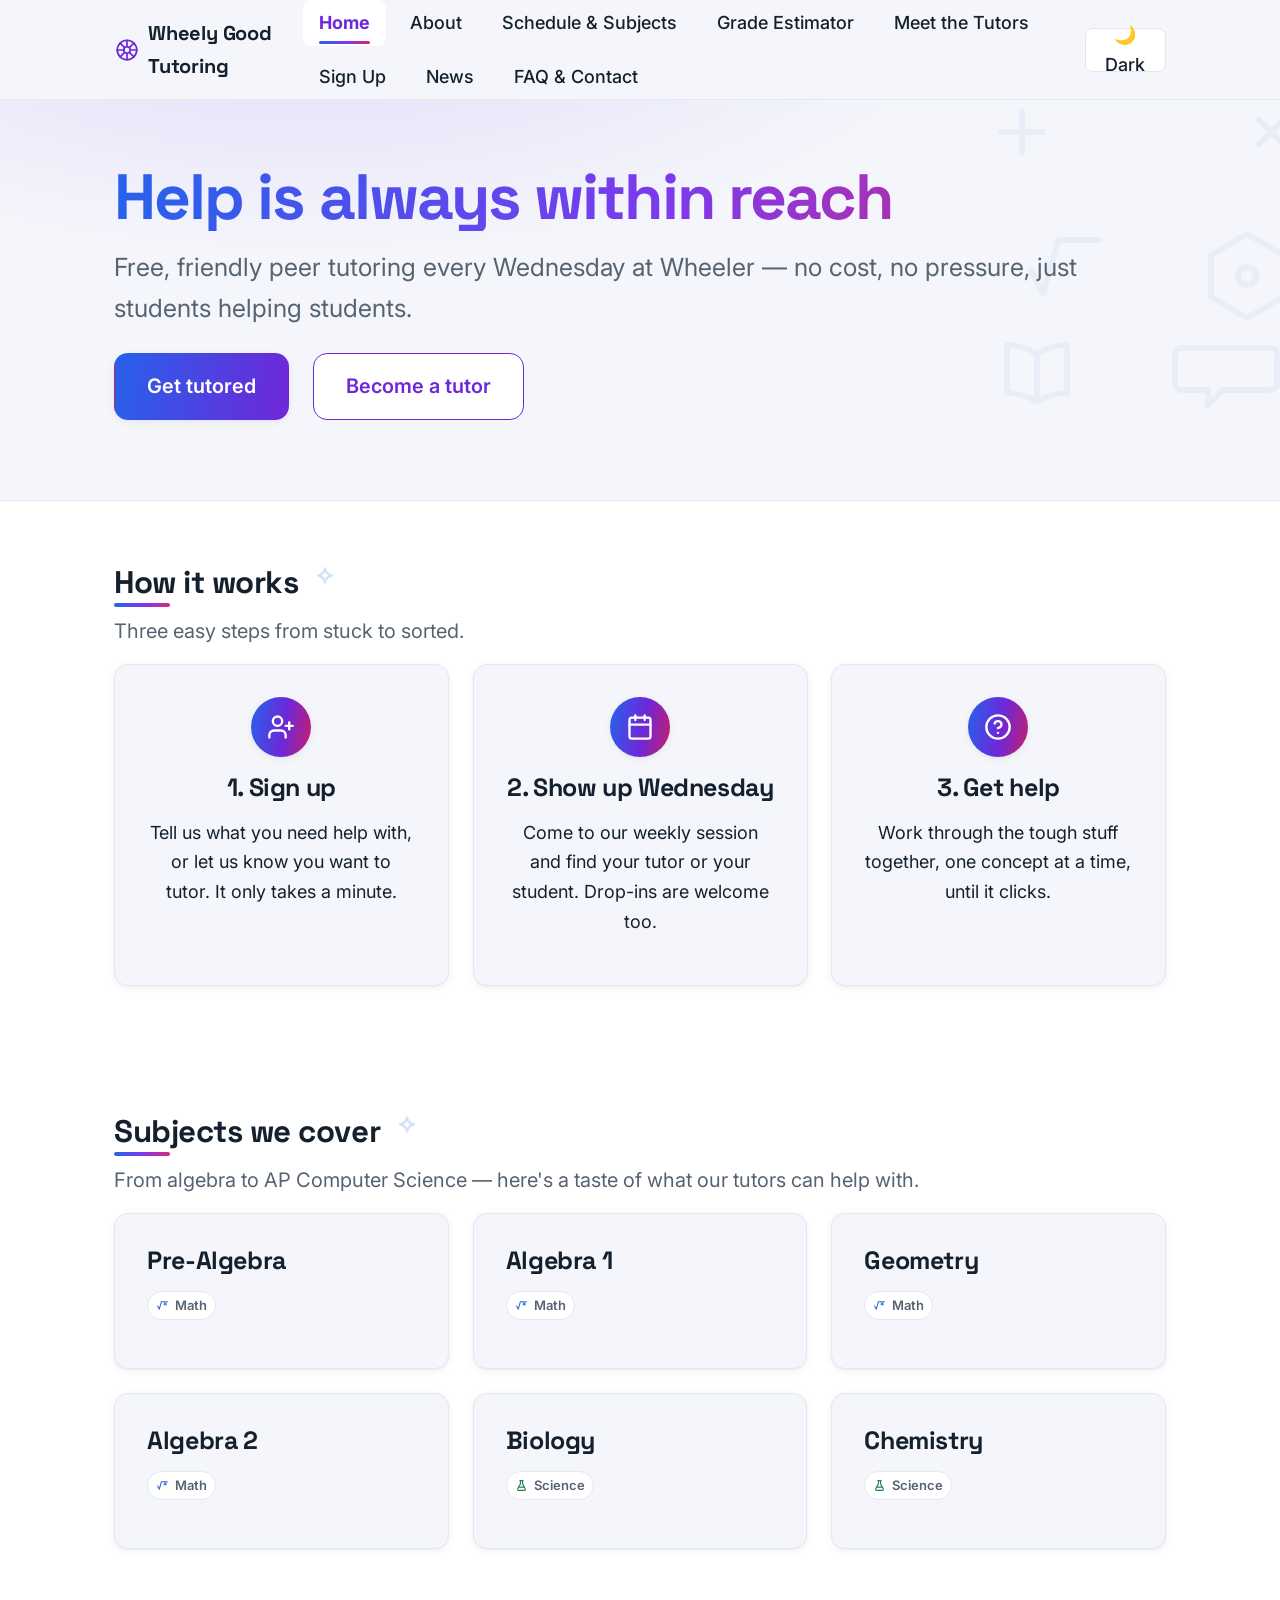
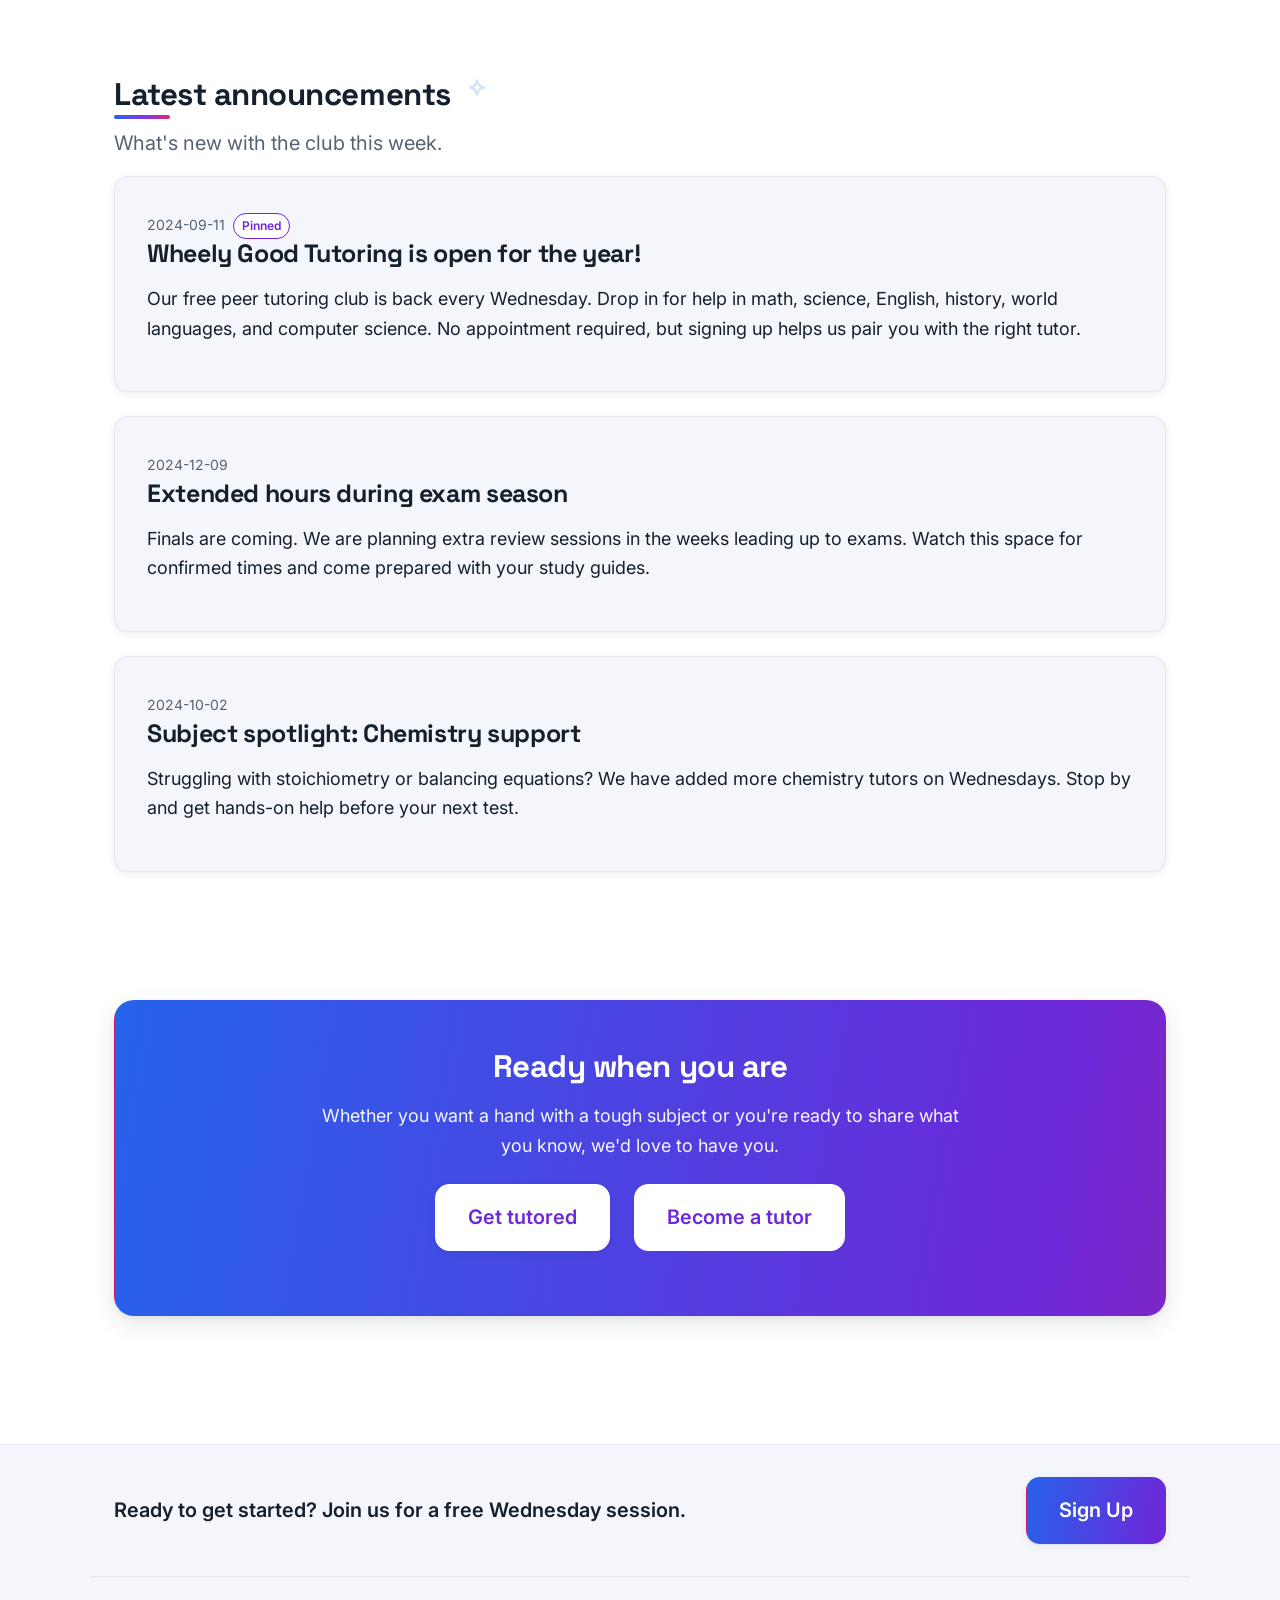
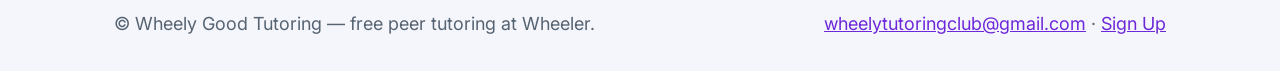
<file: index.html>
<!DOCTYPE html>
<html lang="en">
<head>
  <meta charset="utf-8">
  <meta name="viewport" content="width=device-width, initial-scale=1">
  <title>Wheely Good Tutoring — Free Peer Tutoring at Wheeler</title>
  <meta name="description" content="Free peer tutoring every Wednesday at Wheeler. Get help or become a tutor with Wheely Good Tutoring.">

  <!-- Open Graph (per page) -->
  <meta property="og:type" content="website">
  <meta property="og:title" content="Wheely Good Tutoring — Free Peer Tutoring at Wheeler">
  <meta property="og:description" content="Free peer tutoring every Wednesday at Wheeler. Get help or become a tutor with Wheely Good Tutoring.">
  <meta property="og:image" content="assets/logo.svg">

  <!-- Favicon (relative, every page) -->
  <link rel="icon" href="assets/favicon.svg" type="image/svg+xml">

  <!-- EXACT inline theme script: must run before the stylesheet link / before first paint -->
  <script>
    let saved = null;
    try { saved = localStorage.getItem('theme'); } catch (e) {}
    const prefersDark = matchMedia('(prefers-color-scheme: dark)').matches;
    document.documentElement.dataset.theme = saved ?? (prefersDark ? 'dark' : 'light');
  </script>

  <!-- Optional progressive-enhancement font (ONLY allowed external dependency). System stack is the fallback. -->
  <link rel="preconnect" href="https://fonts.googleapis.com">
  <link rel="preconnect" href="https://fonts.gstatic.com" crossorigin>
  <link rel="stylesheet" href="https://fonts.googleapis.com/css2?family=Inter:wght@400;500;600;700&family=Space+Grotesk:wght@500;600;700&display=swap">

  <link rel="stylesheet" href="css/styles.css">

  <!-- page scripts: non-render-blocking. layout + theme on every page; render.js only where needed -->
  <script src="js/layout.js" defer></script>
  <script src="js/theme.js" defer></script>
  <script src="js/reveal.js" defer></script>
  <script type="module" src="js/render.js"></script>
</head>
<body data-page="home">
  <a class="skip-link" href="#main">Skip to content</a>

  <header id="site-header"></header>

  <noscript>
    <nav aria-label="Primary (no JavaScript)">
      <a href="index.html">Home</a> · <a href="about.html">About</a> ·
      <a href="schedule.html">Schedule &amp; Subjects</a> ·
      <a href="estimator.html">Grade Estimator</a> · <a href="tutors.html">Meet the Tutors</a> ·
      <a href="signup.html">Sign Up</a> · <a href="news.html">News</a> ·
      <a href="faq.html">FAQ &amp; Contact</a>
    </nav>
  </noscript>

  <main id="main">
    <section class="hero">
      <div class="container">
        <h1>Help is always within reach</h1>
        <p class="lead">Free, friendly peer tutoring every Wednesday at Wheeler — no cost, no pressure, just students helping students.</p>
        <p class="btn-row">
          <a class="btn btn-primary" href="signup.html">Get tutored</a>
          <a class="btn btn-secondary" href="signup.html">Become a tutor</a>
        </p>
      </div>
    </section>

    <section class="section">
      <div class="container">
        <h2>How it works</h2>
        <p class="section-intro">Three easy steps from stuck to sorted.</p>
        <div class="grid grid-3">
          <article class="card step-card" data-reveal>
            <span class="step-icon" aria-hidden="true">
              <svg viewBox="0 0 24 24" fill="none" stroke="currentColor" stroke-width="2" stroke-linecap="round" stroke-linejoin="round">
                <path d="M16 21v-2a4 4 0 0 0-4-4H6a4 4 0 0 0-4 4v2"></path>
                <circle cx="9" cy="7" r="4"></circle>
                <line x1="19" y1="8" x2="19" y2="14"></line>
                <line x1="22" y1="11" x2="16" y2="11"></line>
              </svg>
            </span>
            <h3>1. Sign up</h3>
            <p>Tell us what you need help with, or let us know you want to tutor. It only takes a minute.</p>
          </article>
          <article class="card step-card" data-reveal>
            <span class="step-icon" aria-hidden="true">
              <svg viewBox="0 0 24 24" fill="none" stroke="currentColor" stroke-width="2" stroke-linecap="round" stroke-linejoin="round">
                <rect x="3" y="4" width="18" height="18" rx="2" ry="2"></rect>
                <line x1="16" y1="2" x2="16" y2="6"></line>
                <line x1="8" y1="2" x2="8" y2="6"></line>
                <line x1="3" y1="10" x2="21" y2="10"></line>
              </svg>
            </span>
            <h3>2. Show up Wednesday</h3>
            <p>Come to our weekly session and find your tutor or your student. Drop-ins are welcome too.</p>
          </article>
          <article class="card step-card" data-reveal>
            <span class="step-icon" aria-hidden="true">
              <svg viewBox="0 0 24 24" fill="none" stroke="currentColor" stroke-width="2" stroke-linecap="round" stroke-linejoin="round">
                <path d="M9.09 9a3 3 0 0 1 5.83 1c0 2-3 3-3 3"></path>
                <line x1="12" y1="17" x2="12.01" y2="17"></line>
                <circle cx="12" cy="12" r="10"></circle>
              </svg>
            </span>
            <h3>3. Get help</h3>
            <p>Work through the tough stuff together, one concept at a time, until it clicks.</p>
          </article>
        </div>
      </div>
    </section>

    <section class="section">
      <div class="container">
        <h2>Subjects we cover</h2>
        <p class="section-intro">From algebra to AP Computer Science — here's a taste of what our tutors can help with.</p>
        <div id="subjects-preview"></div>
      </div>
    </section>

    <section class="section">
      <div class="container">
        <h2>Latest announcements</h2>
        <p class="section-intro">What's new with the club this week.</p>
        <div id="announcements-latest"></div>
      </div>
    </section>

    <section class="section">
      <div class="container">
        <div class="cta-band" data-reveal>
          <h2>Ready when you are</h2>
          <p>Whether you want a hand with a tough subject or you're ready to share what you know, we'd love to have you.</p>
          <p class="btn-row">
            <a class="btn btn-primary" href="signup.html">Get tutored</a>
            <a class="btn btn-secondary" href="signup.html">Become a tutor</a>
          </p>
        </div>
      </div>
    </section>
  </main>

  <footer id="site-footer"></footer>
</body>
</html>
</file>
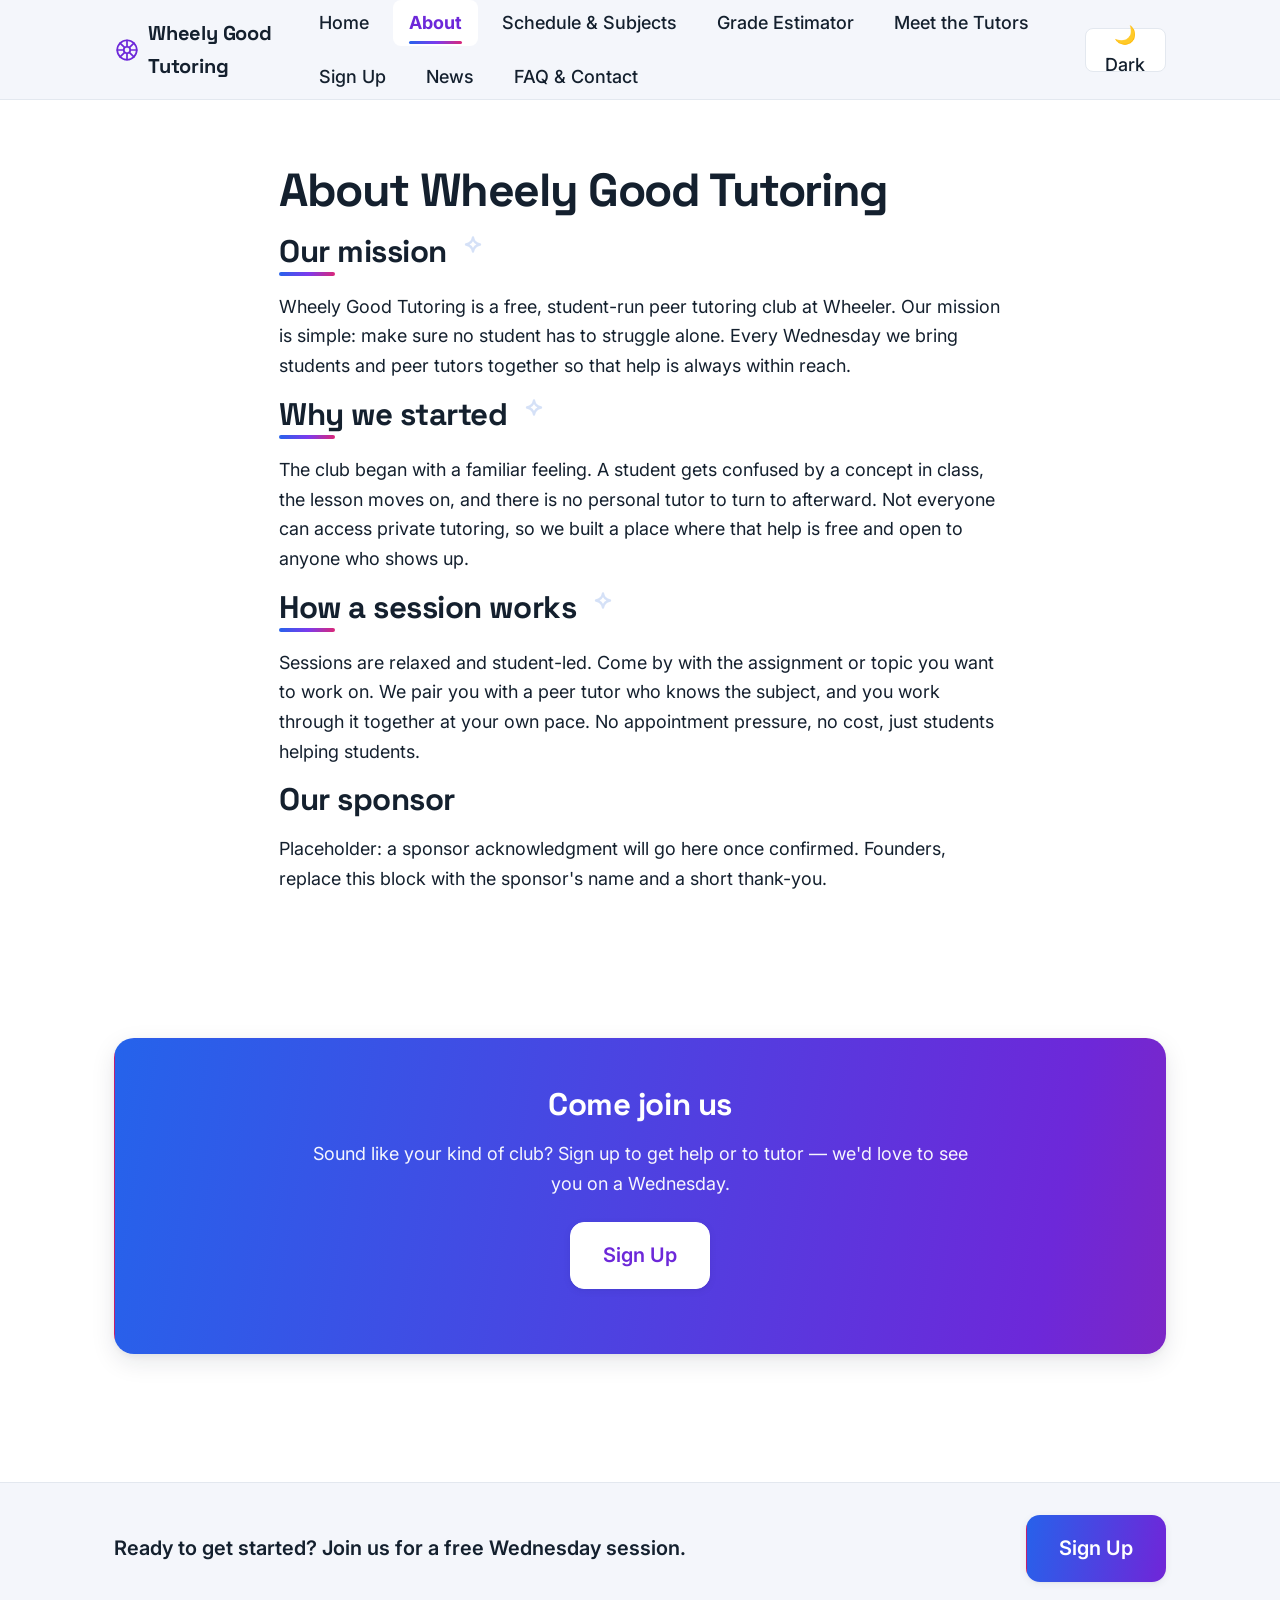
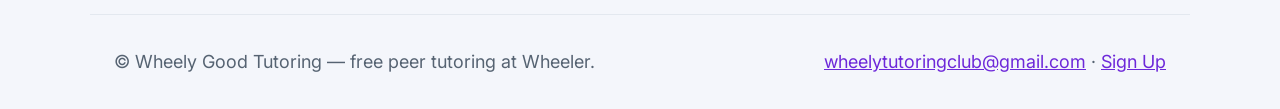
<file: about.html>
<!DOCTYPE html>
<html lang="en">
<head>
  <meta charset="utf-8">
  <meta name="viewport" content="width=device-width, initial-scale=1">
  <title>About — Wheely Good Tutoring</title>
  <meta name="description" content="Why we started Wheely Good Tutoring and how a free peer tutoring session at Wheeler works.">

  <!-- Open Graph (per page) -->
  <meta property="og:type" content="website">
  <meta property="og:title" content="About — Wheely Good Tutoring">
  <meta property="og:description" content="Why we started Wheely Good Tutoring and how a free peer tutoring session at Wheeler works.">
  <meta property="og:image" content="assets/logo.svg">

  <!-- Favicon (relative, every page) -->
  <link rel="icon" href="assets/favicon.svg" type="image/svg+xml">

  <!-- EXACT inline theme script: must run before the stylesheet link / before first paint -->
  <script>
    let saved = null;
    try { saved = localStorage.getItem('theme'); } catch (e) {}
    const prefersDark = matchMedia('(prefers-color-scheme: dark)').matches;
    document.documentElement.dataset.theme = saved ?? (prefersDark ? 'dark' : 'light');
  </script>

  <!-- Optional progressive-enhancement font (ONLY allowed external dependency). System stack is the fallback. -->
  <link rel="preconnect" href="https://fonts.googleapis.com">
  <link rel="preconnect" href="https://fonts.gstatic.com" crossorigin>
  <link rel="stylesheet" href="https://fonts.googleapis.com/css2?family=Inter:wght@400;500;600;700&family=Space+Grotesk:wght@500;600;700&display=swap">

  <link rel="stylesheet" href="css/styles.css">

  <!-- page scripts: non-render-blocking. layout + theme on every page; render.js only where needed -->
  <script src="js/layout.js" defer></script>
  <script src="js/theme.js" defer></script>
  <script src="js/reveal.js" defer></script>
</head>
<body data-page="about">
  <a class="skip-link" href="#main">Skip to content</a>

  <header id="site-header"></header>

  <noscript>
    <nav aria-label="Primary (no JavaScript)">
      <a href="index.html">Home</a> · <a href="about.html">About</a> ·
      <a href="schedule.html">Schedule &amp; Subjects</a> ·
      <a href="estimator.html">Grade Estimator</a> · <a href="tutors.html">Meet the Tutors</a> ·
      <a href="signup.html">Sign Up</a> · <a href="news.html">News</a> ·
      <a href="faq.html">FAQ &amp; Contact</a>
    </nav>
  </noscript>

  <main id="main">
    <section class="section">
      <div class="container prose">
        <h1>About Wheely Good Tutoring</h1>

        <h2>Our mission</h2>
        <p>
          Wheely Good Tutoring is a free, student-run peer tutoring club at Wheeler. Our
          mission is simple: make sure no student has to struggle alone. Every Wednesday we
          bring students and peer tutors together so that help is always within reach.
        </p>

        <h2>Why we started</h2>
        <p>
          The club began with a familiar feeling. A student gets confused by a concept in
          class, the lesson moves on, and there is no personal tutor to turn to afterward.
          Not everyone can access private tutoring, so we built a place where that help is
          free and open to anyone who shows up.
        </p>

        <h2>How a session works</h2>
        <p>
          Sessions are relaxed and student-led. Come by with the assignment or topic you
          want to work on. We pair you with a peer tutor who knows the subject, and you work
          through it together at your own pace. No appointment pressure, no cost, just
          students helping students.
        </p>

        <!-- TODO(founders): add sponsor acknowledgment after Mr. Pyburn confirms -->
        <section aria-labelledby="sponsor-heading">
          <h2 id="sponsor-heading">Our sponsor</h2>
          <p class="muted">
            Placeholder: a sponsor acknowledgment will go here once confirmed. Founders,
            replace this block with the sponsor's name and a short thank-you.
          </p>
        </section>
      </div>
    </section>

    <section class="section">
      <div class="container">
        <div class="cta-band" data-reveal>
          <h2>Come join us</h2>
          <p>Sound like your kind of club? Sign up to get help or to tutor — we'd love to see you on a Wednesday.</p>
          <p class="btn-row">
            <a class="btn btn-primary" href="signup.html">Sign Up</a>
          </p>
        </div>
      </div>
    </section>
  </main>

  <footer id="site-footer"></footer>
</body>
</html>
</file>
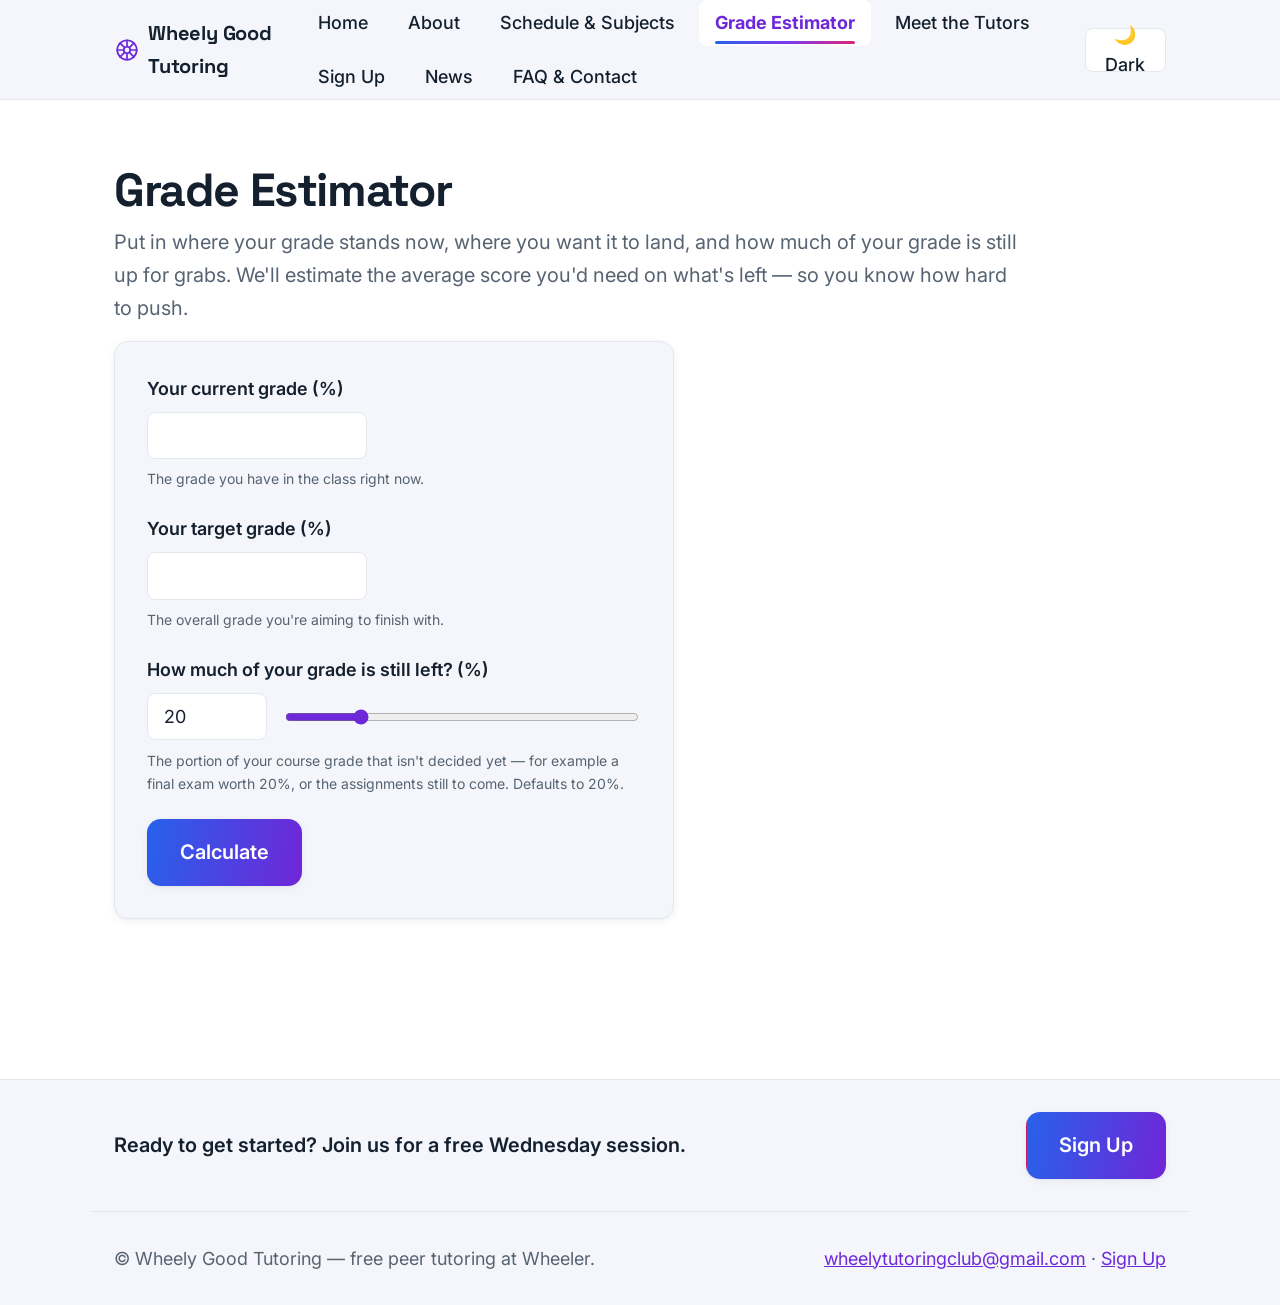
<file: estimator.html>
<!DOCTYPE html>
<html lang="en">
<head>
  <meta charset="utf-8">
  <meta name="viewport" content="width=device-width, initial-scale=1">
  <title>Grade Estimator — Wheely Good Tutoring</title>
  <meta name="description" content="Estimate how hard you'll have to work on what's left of a class to reach your target grade — a free study tool from Wheely Good Tutoring.">

  <!-- Open Graph (per page) -->
  <meta property="og:type" content="website">
  <meta property="og:title" content="Grade Estimator — Wheely Good Tutoring">
  <meta property="og:description" content="Estimate how hard you'll have to work on what's left of a class to reach your target grade — a free study tool from Wheely Good Tutoring.">
  <meta property="og:image" content="assets/logo.svg">

  <!-- Favicon (relative, every page) -->
  <link rel="icon" href="assets/favicon.svg" type="image/svg+xml">

  <!-- EXACT inline theme script: must run before the stylesheet link / before first paint -->
  <script>
    let saved = null;
    try { saved = localStorage.getItem('theme'); } catch (e) {}
    const prefersDark = matchMedia('(prefers-color-scheme: dark)').matches;
    document.documentElement.dataset.theme = saved ?? (prefersDark ? 'dark' : 'light');
  </script>

  <!-- Optional progressive-enhancement font (ONLY allowed external dependency). System stack is the fallback. -->
  <link rel="preconnect" href="https://fonts.googleapis.com">
  <link rel="preconnect" href="https://fonts.gstatic.com" crossorigin>
  <link rel="stylesheet" href="https://fonts.googleapis.com/css2?family=Inter:wght@400;500;600;700&family=Space+Grotesk:wght@500;600;700&display=swap">

  <link rel="stylesheet" href="css/styles.css">

  <!-- page scripts: non-render-blocking. layout + theme on every page; estimator.js only here -->
  <script src="js/layout.js" defer></script>
  <script src="js/theme.js" defer></script>
  <script src="js/reveal.js" defer></script>
  <script src="js/estimator.js" defer></script>
</head>
<body data-page="estimator">
  <a class="skip-link" href="#main">Skip to content</a>

  <header id="site-header"></header>

  <noscript>
    <nav aria-label="Primary (no JavaScript)">
      <a href="index.html">Home</a> · <a href="about.html">About</a> ·
      <a href="schedule.html">Schedule &amp; Subjects</a> ·
      <a href="estimator.html">Grade Estimator</a> · <a href="tutors.html">Meet the Tutors</a> ·
      <a href="signup.html">Sign Up</a> · <a href="news.html">News</a> ·
      <a href="faq.html">FAQ &amp; Contact</a>
    </nav>
  </noscript>

  <main id="main">
    <section class="section">
      <div class="container">
        <h1>Grade Estimator</h1>
        <p class="section-intro">
          Put in where your grade stands now, where you want it to land, and how much of your
          grade is still up for grabs. We'll estimate the average score you'd need on what's
          left — so you know how hard to push.
        </p>

        <form id="estimator-form" class="card estimator-form" data-reveal novalidate>
          <div class="field">
            <label for="current-grade">Your current grade (%)</label>
            <input type="number" id="current-grade" name="current-grade"
                   min="0" max="100" step="0.1" inputmode="decimal"
                   autocomplete="off" aria-describedby="current-grade-help">
            <p id="current-grade-help" class="field-help">
              The grade you have in the class right now.
            </p>
          </div>

          <div class="field">
            <label for="target-grade">Your target grade (%)</label>
            <input type="number" id="target-grade" name="target-grade"
                   min="0" max="100" step="0.1" inputmode="decimal"
                   autocomplete="off" aria-describedby="target-grade-help">
            <p id="target-grade-help" class="field-help">
              The overall grade you're aiming to finish with.
            </p>
          </div>

          <div class="field">
            <label for="remaining-number">How much of your grade is still left? (%)</label>
            <div class="remaining-controls">
              <input type="number" id="remaining-number" name="remaining-number"
                     min="0" max="100" step="0.1" value="20" inputmode="decimal"
                     autocomplete="off" aria-describedby="remaining-help">
              <input type="range" id="remaining-range" name="remaining-range"
                     min="0" max="100" step="0.1" value="20"
                     aria-label="How much of your grade is still left, in percent"
                     aria-describedby="remaining-help">
            </div>
            <p id="remaining-help" class="field-help">
              The portion of your course grade that isn't decided yet — for example a final
              exam worth 20%, or the assignments still to come. Defaults to 20%.
            </p>
          </div>

          <div class="btn-row">
            <button type="submit" class="btn btn-primary">Calculate</button>
          </div>
        </form>

        <div id="estimator-result" class="estimator-result" role="status" aria-live="polite"></div>
      </div>
    </section>
  </main>

  <footer id="site-footer"></footer>
</body>
</html>
</file>
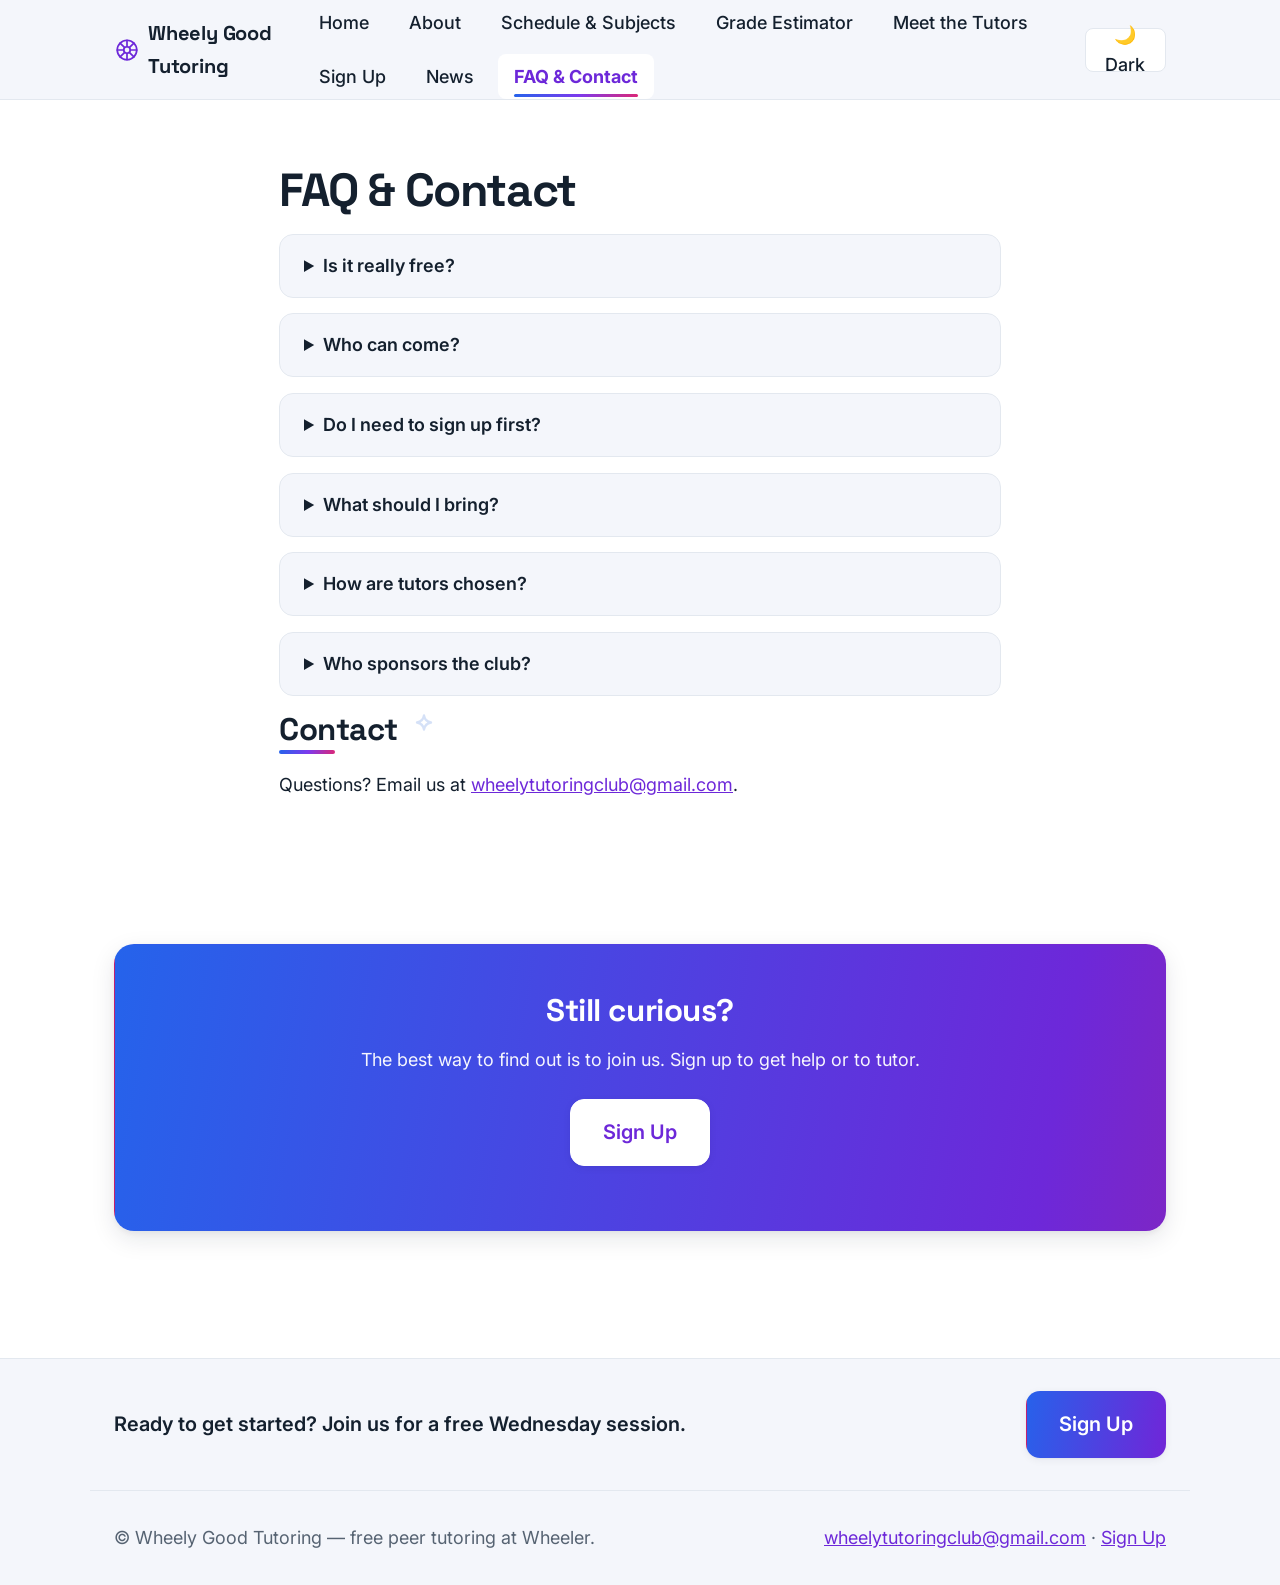
<file: faq.html>
<!DOCTYPE html>
<html lang="en">
<head>
  <meta charset="utf-8">
  <meta name="viewport" content="width=device-width, initial-scale=1">
  <title>FAQ &amp; Contact — Wheely Good Tutoring</title>
  <meta name="description" content="Answers to common questions about Wheely Good Tutoring, plus how to get in touch.">

  <!-- Open Graph (per page) -->
  <meta property="og:type" content="website">
  <meta property="og:title" content="FAQ &amp; Contact — Wheely Good Tutoring">
  <meta property="og:description" content="Answers to common questions about Wheely Good Tutoring, plus how to get in touch.">
  <meta property="og:image" content="assets/logo.svg">

  <!-- Favicon (relative, every page) -->
  <link rel="icon" href="assets/favicon.svg" type="image/svg+xml">

  <!-- EXACT inline theme script: must run before the stylesheet link / before first paint -->
  <script>
    let saved = null;
    try { saved = localStorage.getItem('theme'); } catch (e) {}
    const prefersDark = matchMedia('(prefers-color-scheme: dark)').matches;
    document.documentElement.dataset.theme = saved ?? (prefersDark ? 'dark' : 'light');
  </script>

  <!-- Optional progressive-enhancement font (ONLY allowed external dependency). System stack is the fallback. -->
  <link rel="preconnect" href="https://fonts.googleapis.com">
  <link rel="preconnect" href="https://fonts.gstatic.com" crossorigin>
  <link rel="stylesheet" href="https://fonts.googleapis.com/css2?family=Inter:wght@400;500;600;700&family=Space+Grotesk:wght@500;600;700&display=swap">

  <link rel="stylesheet" href="css/styles.css">

  <!-- page scripts: non-render-blocking. layout + theme on every page; render.js only where needed -->
  <script src="js/layout.js" defer></script>
  <script src="js/theme.js" defer></script>
  <script src="js/reveal.js" defer></script>
</head>
<body data-page="faq">
  <a class="skip-link" href="#main">Skip to content</a>

  <header id="site-header"></header>

  <noscript>
    <nav aria-label="Primary (no JavaScript)">
      <a href="index.html">Home</a> · <a href="about.html">About</a> ·
      <a href="schedule.html">Schedule &amp; Subjects</a> ·
      <a href="estimator.html">Grade Estimator</a> · <a href="tutors.html">Meet the Tutors</a> ·
      <a href="signup.html">Sign Up</a> · <a href="news.html">News</a> ·
      <a href="faq.html">FAQ &amp; Contact</a>
    </nav>
  </noscript>

  <main id="main">
    <section class="section">
      <div class="container prose">
        <h1>FAQ &amp; Contact</h1>

        <details class="accordion" data-reveal>
          <summary>Is it really free?</summary>
          <p>Yes. Wheely Good Tutoring is completely free. There is never a charge to get help or to tutor.</p>
        </details>

        <details class="accordion" data-reveal>
          <summary>Who can come?</summary>
          <p>Any Wheeler student is welcome, whether you need help in one subject or several.</p>
        </details>

        <details class="accordion" data-reveal>
          <summary>Do I need to sign up first?</summary>
          <p>Signing up helps us match you with the right tutor, but you are always welcome to drop in on a Wednesday.</p>
        </details>

        <details class="accordion" data-reveal>
          <summary>What should I bring?</summary>
          <p>Bring the assignment, notes, or materials for whatever you want to work on, and anything you have tried so far.</p>
        </details>

        <details class="accordion" data-reveal>
          <summary>How are tutors chosen?</summary>
          <p>Tutors are fellow students who are confident in a subject and want to help. Sign up on the tutor form to get involved.</p>
        </details>

        <details class="accordion" data-reveal>
          <summary>Who sponsors the club?</summary>
          <p>Our sponsor details are being finalized and will be shared here soon.</p>
        </details>

        <h2>Contact</h2>
        <p>Questions? Email us at <a href="mailto:wheelytutoringclub@gmail.com">wheelytutoringclub@gmail.com</a>.</p>
      </div>
    </section>

    <section class="section">
      <div class="container">
        <div class="cta-band" data-reveal>
          <h2>Still curious?</h2>
          <p>The best way to find out is to join us. Sign up to get help or to tutor.</p>
          <p class="btn-row">
            <a class="btn btn-primary" href="signup.html">Sign Up</a>
          </p>
        </div>
      </div>
    </section>
  </main>

  <footer id="site-footer"></footer>
</body>
</html>
</file>
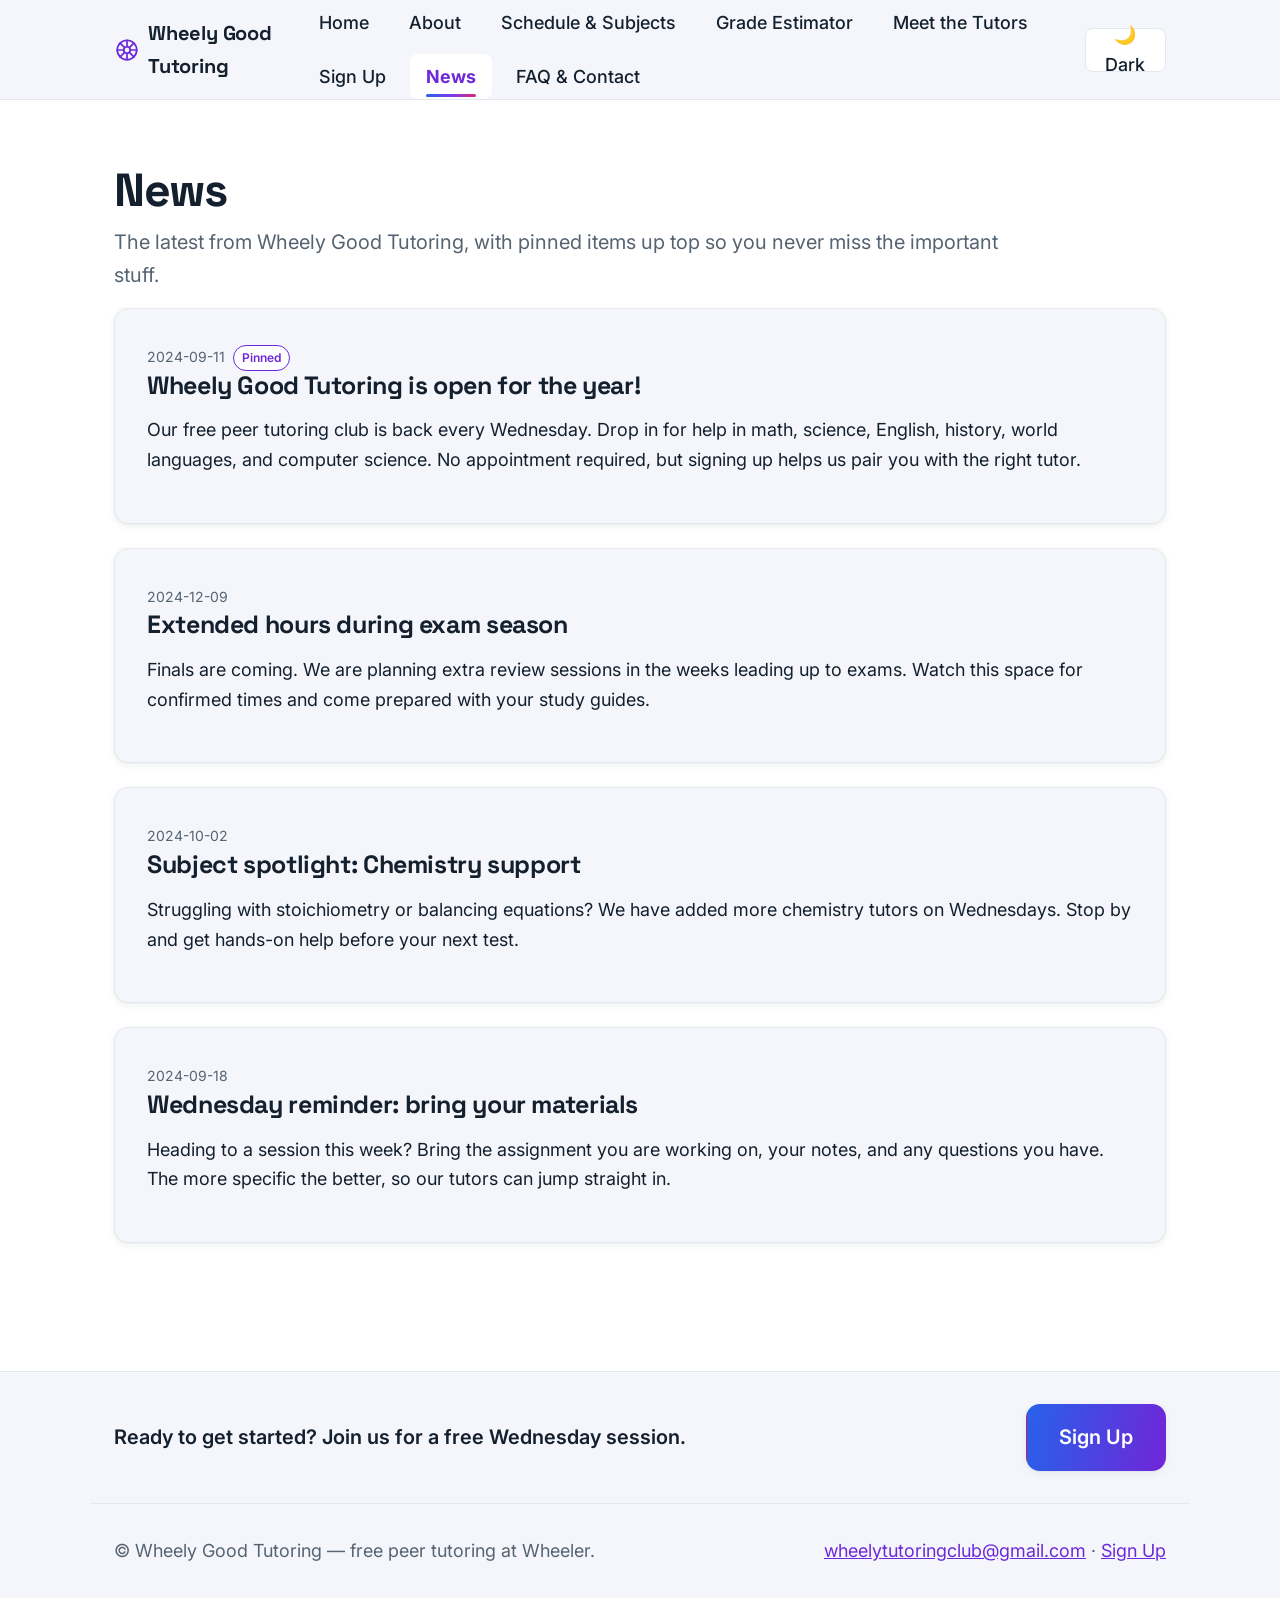
<file: news.html>
<!DOCTYPE html>
<html lang="en">
<head>
  <meta charset="utf-8">
  <meta name="viewport" content="width=device-width, initial-scale=1">
  <title>News — Wheely Good Tutoring</title>
  <meta name="description" content="Announcements and updates from Wheely Good Tutoring, newest first.">

  <!-- Open Graph (per page) -->
  <meta property="og:type" content="website">
  <meta property="og:title" content="News — Wheely Good Tutoring">
  <meta property="og:description" content="Announcements and updates from Wheely Good Tutoring, newest first.">
  <meta property="og:image" content="assets/logo.svg">

  <!-- Favicon (relative, every page) -->
  <link rel="icon" href="assets/favicon.svg" type="image/svg+xml">

  <!-- EXACT inline theme script: must run before the stylesheet link / before first paint -->
  <script>
    let saved = null;
    try { saved = localStorage.getItem('theme'); } catch (e) {}
    const prefersDark = matchMedia('(prefers-color-scheme: dark)').matches;
    document.documentElement.dataset.theme = saved ?? (prefersDark ? 'dark' : 'light');
  </script>

  <!-- Optional progressive-enhancement font (ONLY allowed external dependency). System stack is the fallback. -->
  <link rel="preconnect" href="https://fonts.googleapis.com">
  <link rel="preconnect" href="https://fonts.gstatic.com" crossorigin>
  <link rel="stylesheet" href="https://fonts.googleapis.com/css2?family=Inter:wght@400;500;600;700&family=Space+Grotesk:wght@500;600;700&display=swap">

  <link rel="stylesheet" href="css/styles.css">

  <!-- page scripts: non-render-blocking. layout + theme on every page; render.js only where needed -->
  <script src="js/layout.js" defer></script>
  <script src="js/theme.js" defer></script>
  <script src="js/reveal.js" defer></script>
  <script type="module" src="js/render.js"></script>
</head>
<body data-page="news">
  <a class="skip-link" href="#main">Skip to content</a>

  <header id="site-header"></header>

  <noscript>
    <nav aria-label="Primary (no JavaScript)">
      <a href="index.html">Home</a> · <a href="about.html">About</a> ·
      <a href="schedule.html">Schedule &amp; Subjects</a> ·
      <a href="estimator.html">Grade Estimator</a> · <a href="tutors.html">Meet the Tutors</a> ·
      <a href="signup.html">Sign Up</a> · <a href="news.html">News</a> ·
      <a href="faq.html">FAQ &amp; Contact</a>
    </nav>
  </noscript>

  <main id="main">
    <section class="section">
      <div class="container">
        <h1>News</h1>
        <p class="section-intro">The latest from Wheely Good Tutoring, with pinned items up top so you never miss the important stuff.</p>
        <div id="announcements-list"></div>
      </div>
    </section>
  </main>

  <footer id="site-footer"></footer>
</body>
</html>
</file>
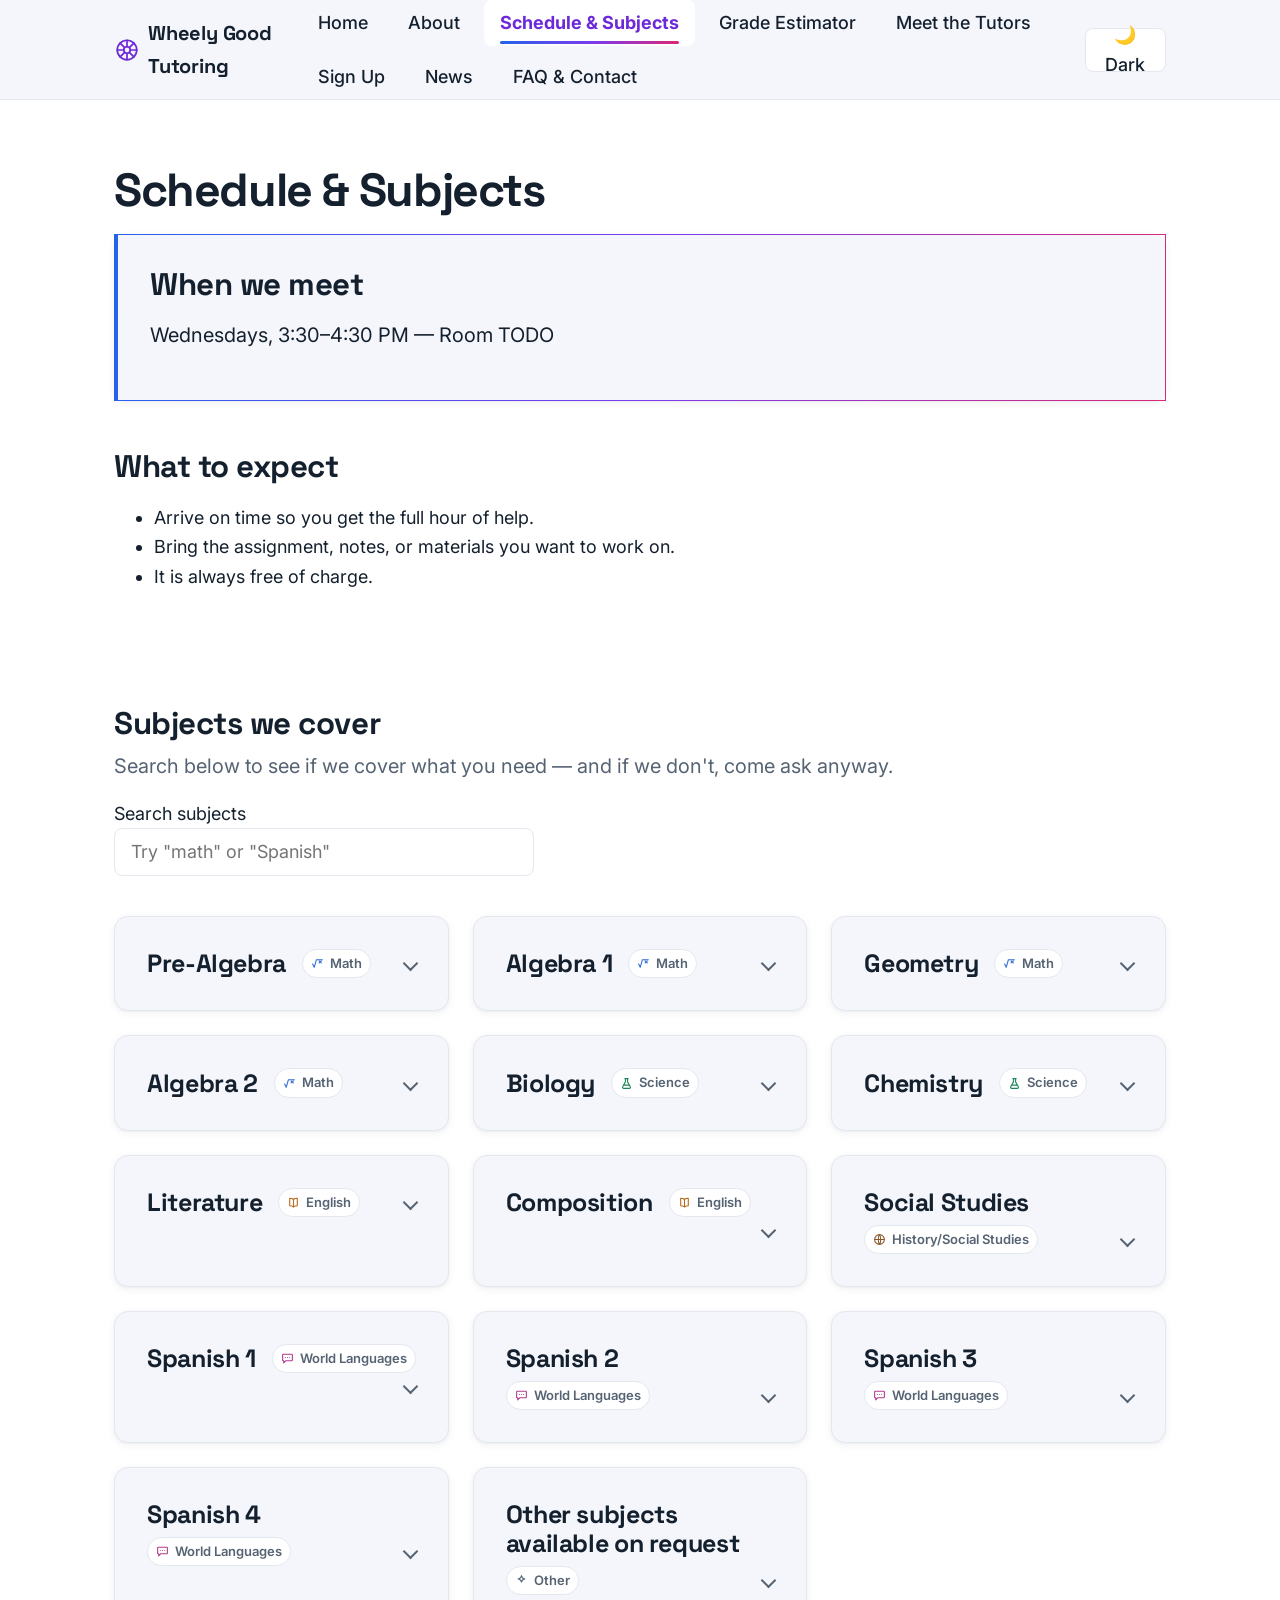
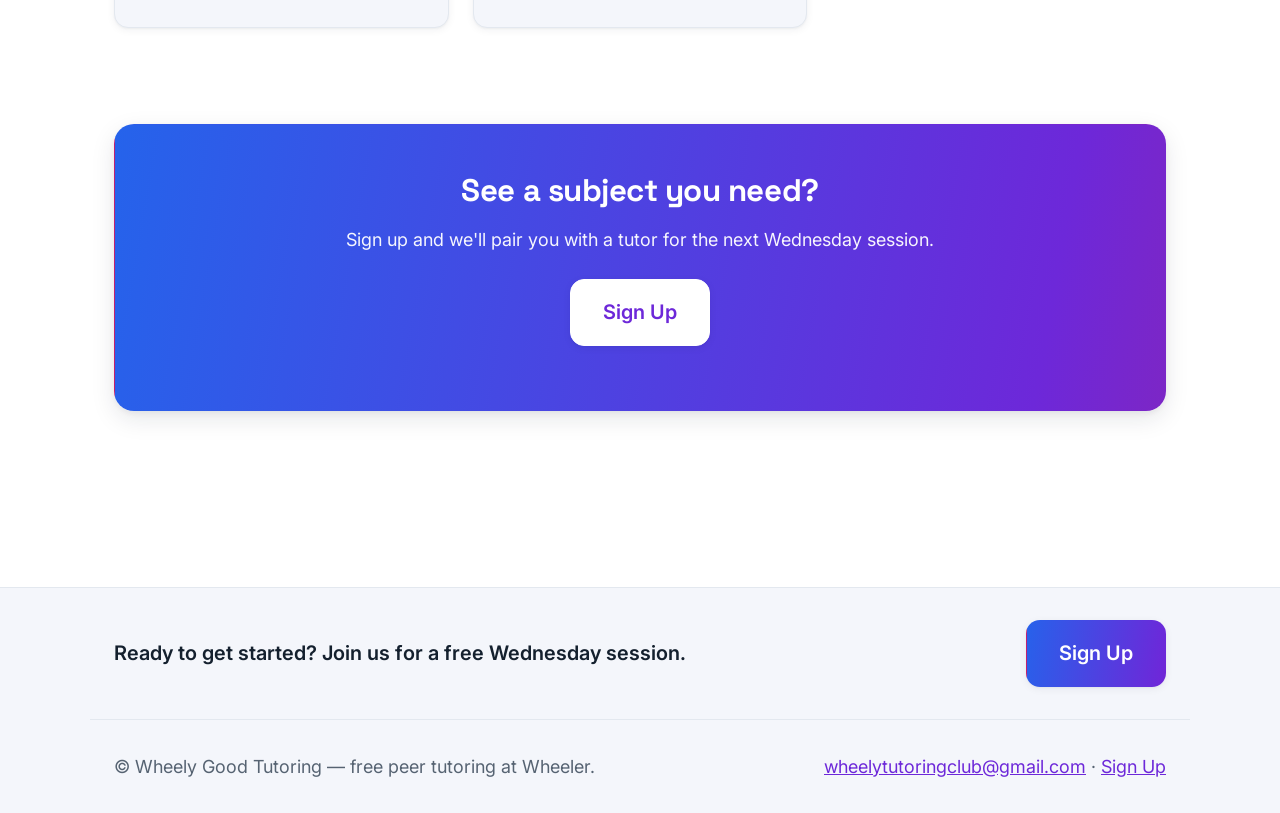
<file: schedule.html>
<!DOCTYPE html>
<html lang="en">
<head>
  <meta charset="utf-8">
  <meta name="viewport" content="width=device-width, initial-scale=1">
  <title>Schedule &amp; Subjects — Wheely Good Tutoring</title>
  <meta name="description" content="When and where Wheely Good Tutoring meets, the subjects we cover, and what to expect from a session.">

  <!-- Open Graph (per page) -->
  <meta property="og:type" content="website">
  <meta property="og:title" content="Schedule &amp; Subjects — Wheely Good Tutoring">
  <meta property="og:description" content="When and where Wheely Good Tutoring meets, the subjects we cover, and what to expect from a session.">
  <meta property="og:image" content="assets/logo.svg">

  <!-- Favicon (relative, every page) -->
  <link rel="icon" href="assets/favicon.svg" type="image/svg+xml">

  <!-- EXACT inline theme script: must run before the stylesheet link / before first paint -->
  <script>
    let saved = null;
    try { saved = localStorage.getItem('theme'); } catch (e) {}
    const prefersDark = matchMedia('(prefers-color-scheme: dark)').matches;
    document.documentElement.dataset.theme = saved ?? (prefersDark ? 'dark' : 'light');
  </script>

  <!-- Optional progressive-enhancement font (ONLY allowed external dependency). System stack is the fallback. -->
  <link rel="preconnect" href="https://fonts.googleapis.com">
  <link rel="preconnect" href="https://fonts.gstatic.com" crossorigin>
  <link rel="stylesheet" href="https://fonts.googleapis.com/css2?family=Inter:wght@400;500;600;700&family=Space+Grotesk:wght@500;600;700&display=swap">

  <link rel="stylesheet" href="css/styles.css">

  <!-- page scripts: non-render-blocking. layout + theme on every page; render.js only where needed -->
  <script src="js/layout.js" defer></script>
  <script src="js/theme.js" defer></script>
  <script src="js/reveal.js" defer></script>
  <script type="module" src="js/render.js"></script>
</head>
<body data-page="schedule">
  <a class="skip-link" href="#main">Skip to content</a>

  <header id="site-header"></header>

  <noscript>
    <nav aria-label="Primary (no JavaScript)">
      <a href="index.html">Home</a> · <a href="about.html">About</a> ·
      <a href="schedule.html">Schedule &amp; Subjects</a> ·
      <a href="estimator.html">Grade Estimator</a> · <a href="tutors.html">Meet the Tutors</a> ·
      <a href="signup.html">Sign Up</a> · <a href="news.html">News</a> ·
      <a href="faq.html">FAQ &amp; Contact</a>
    </nav>
  </noscript>

  <main id="main">
    <section class="section">
      <div class="container">
        <h1>Schedule &amp; Subjects</h1>

        <div class="schedule-card">
          <h2>When we meet</h2>
          <p>Wednesdays, 3:30–4:30 PM — Room TODO</p>
          <!-- TODO(founders): confirm time and room -->
        </div>

        <section class="section">
          <h2>What to expect</h2>
          <ul>
            <li>Arrive on time so you get the full hour of help.</li>
            <li>Bring the assignment, notes, or materials you want to work on.</li>
            <li>It is always free of charge.</li>
          </ul>
        </section>

        <section class="section">
          <h2>Subjects we cover</h2>
          <p class="section-intro">Search below to see if we cover what you need — and if we don't, come ask anyway.</p>
          <p>
            <label for="subject-search">Search subjects</label><br>
            <input type="search" id="subject-search" name="subject-search" class="search-box" placeholder="Try &quot;math&quot; or &quot;Spanish&quot;" autocomplete="off">
          </p>
          <div id="subjects-grid"></div>
        </section>

        <section class="section">
          <div class="cta-band" data-reveal>
            <h2>See a subject you need?</h2>
            <p>Sign up and we'll pair you with a tutor for the next Wednesday session.</p>
            <p class="btn-row">
              <a class="btn btn-primary" href="signup.html">Sign Up</a>
            </p>
          </div>
        </section>
      </div>
    </section>
  </main>

  <footer id="site-footer"></footer>
</body>
</html>
</file>
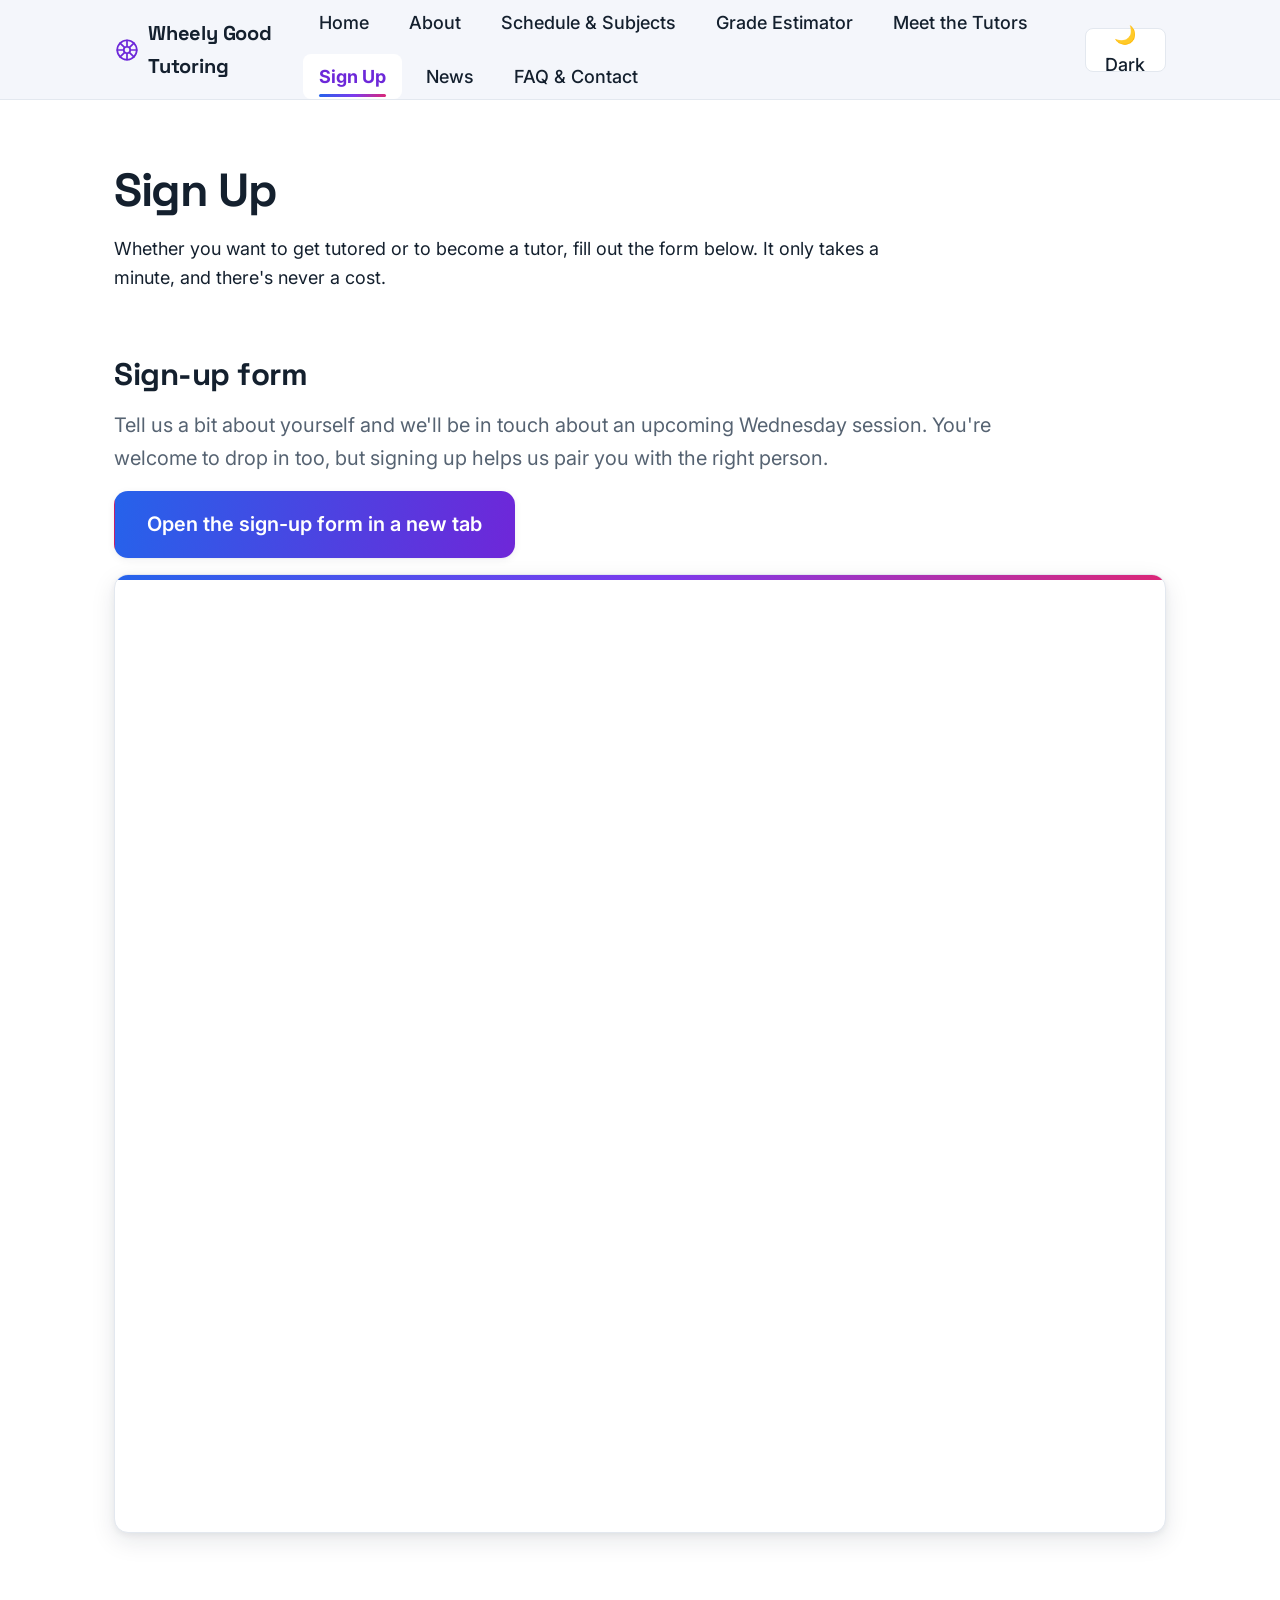
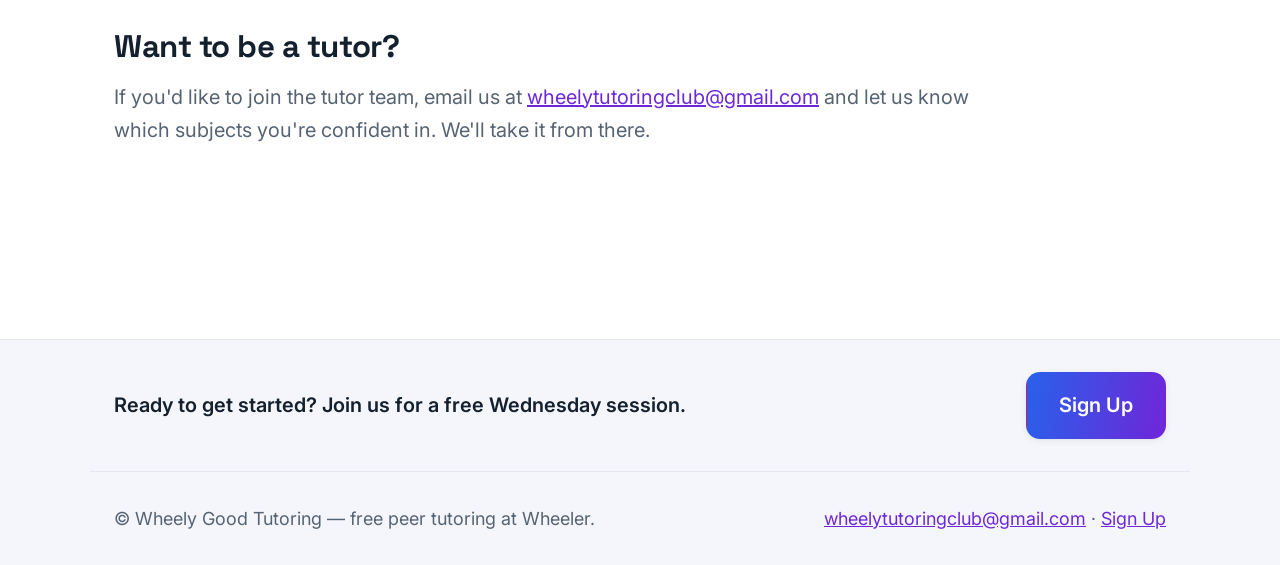
<file: signup.html>
<!DOCTYPE html>
<html lang="en">
<head>
  <meta charset="utf-8">
  <meta name="viewport" content="width=device-width, initial-scale=1">
  <title>Sign Up — Wheely Good Tutoring</title>
  <meta name="description" content="Sign up to get tutored or to become a peer tutor with Wheely Good Tutoring.">

  <!-- Open Graph (per page) -->
  <meta property="og:type" content="website">
  <meta property="og:title" content="Sign Up — Wheely Good Tutoring">
  <meta property="og:description" content="Sign up to get tutored or to become a peer tutor with Wheely Good Tutoring.">
  <meta property="og:image" content="assets/logo.svg">

  <!-- Favicon (relative, every page) -->
  <link rel="icon" href="assets/favicon.svg" type="image/svg+xml">

  <!-- EXACT inline theme script: must run before the stylesheet link / before first paint -->
  <script>
    let saved = null;
    try { saved = localStorage.getItem('theme'); } catch (e) {}
    const prefersDark = matchMedia('(prefers-color-scheme: dark)').matches;
    document.documentElement.dataset.theme = saved ?? (prefersDark ? 'dark' : 'light');
  </script>

  <!-- Optional progressive-enhancement font (ONLY allowed external dependency). System stack is the fallback. -->
  <link rel="preconnect" href="https://fonts.googleapis.com">
  <link rel="preconnect" href="https://fonts.gstatic.com" crossorigin>
  <link rel="stylesheet" href="https://fonts.googleapis.com/css2?family=Inter:wght@400;500;600;700&family=Space+Grotesk:wght@500;600;700&display=swap">

  <link rel="stylesheet" href="css/styles.css">

  <!-- page scripts: non-render-blocking. layout + theme on every page; render.js only where needed -->
  <script src="js/layout.js" defer></script>
  <script src="js/theme.js" defer></script>
  <script src="js/reveal.js" defer></script>
</head>
<body data-page="signup">
  <a class="skip-link" href="#main">Skip to content</a>

  <header id="site-header"></header>

  <noscript>
    <nav aria-label="Primary (no JavaScript)">
      <a href="index.html">Home</a> · <a href="about.html">About</a> ·
      <a href="schedule.html">Schedule &amp; Subjects</a> ·
      <a href="estimator.html">Grade Estimator</a> · <a href="tutors.html">Meet the Tutors</a> ·
      <a href="signup.html">Sign Up</a> · <a href="news.html">News</a> ·
      <a href="faq.html">FAQ &amp; Contact</a>
    </nav>
  </noscript>

  <main id="main">
    <section class="section">
      <div class="container">
        <h1>Sign Up</h1>
        <p class="prose">
          Whether you want to get tutored or to become a tutor, fill out the form below.
          It only takes a minute, and there's never a cost.
        </p>

        <section class="section" aria-labelledby="signup-form-heading">
          <h2 id="signup-form-heading">Sign-up form</h2>
          <p class="form-intro">
            Tell us a bit about yourself and we'll be in touch about an upcoming Wednesday
            session. You're welcome to drop in too, but signing up helps us pair you with
            the right person.
          </p>
          <p><a class="btn btn-primary" href="https://docs.google.com/forms/d/e/1FAIpQLSdvL5kr-WlIrcSD4wVs2E3FhAA-rp4KTnxI6BYDRd4xULIKMA/viewform" target="_blank" rel="noopener">Open the sign-up form in a new tab</a></p>
          <div class="form-card">
            <iframe
              src="https://docs.google.com/forms/d/e/1FAIpQLSdvL5kr-WlIrcSD4wVs2E3FhAA-rp4KTnxI6BYDRd4xULIKMA/viewform?embedded=true"
              width="100%"
              height="900"
              title="Wheely Good Tutoring sign-up form"
              loading="lazy">Loading…</iframe>
          </div>
        </section>

        <section class="section" aria-labelledby="want-to-tutor-heading">
          <h2 id="want-to-tutor-heading">Want to be a tutor?</h2>
          <p class="form-intro">
            If you'd like to join the tutor team, email us at
            <a href="mailto:wheelytutoringclub@gmail.com">wheelytutoringclub@gmail.com</a>
            and let us know which subjects you're confident in. We'll take it from there.
          </p>
        </section>
      </div>
    </section>
  </main>

  <footer id="site-footer"></footer>
</body>
</html>
</file>
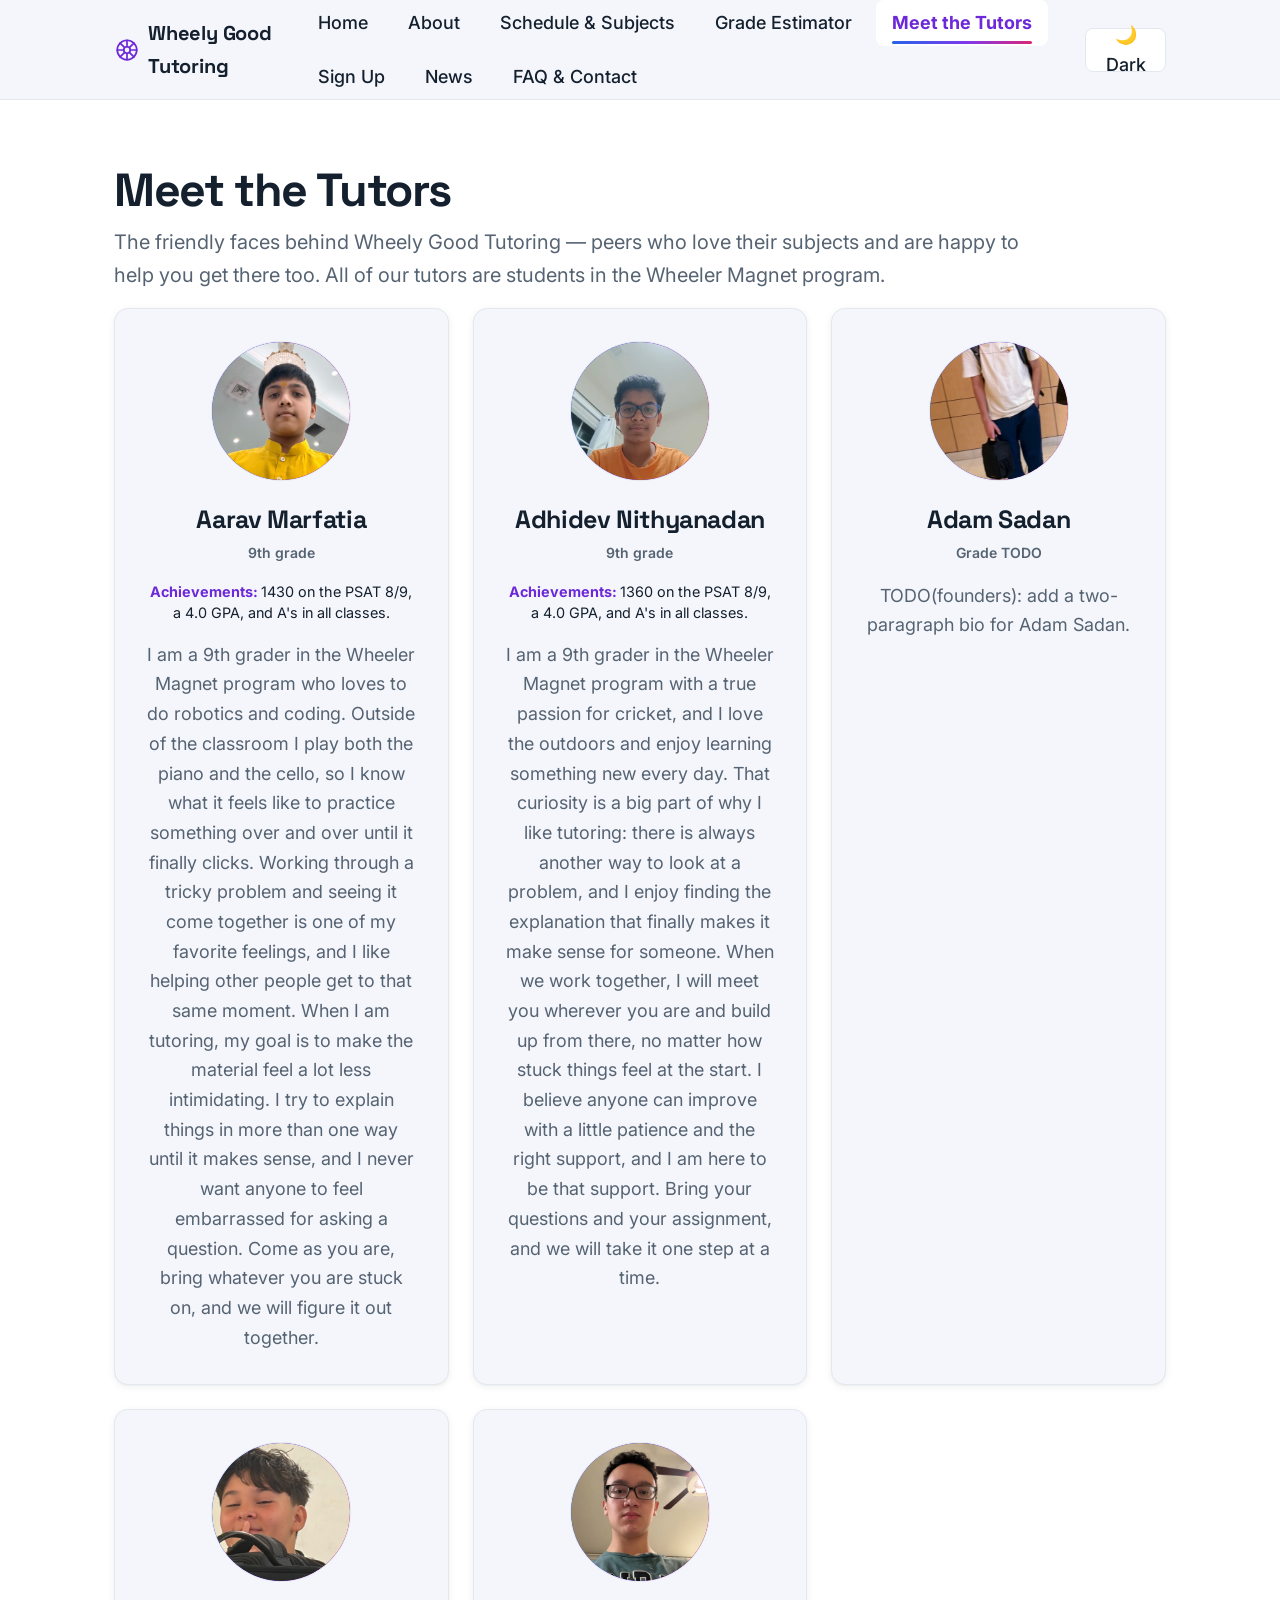
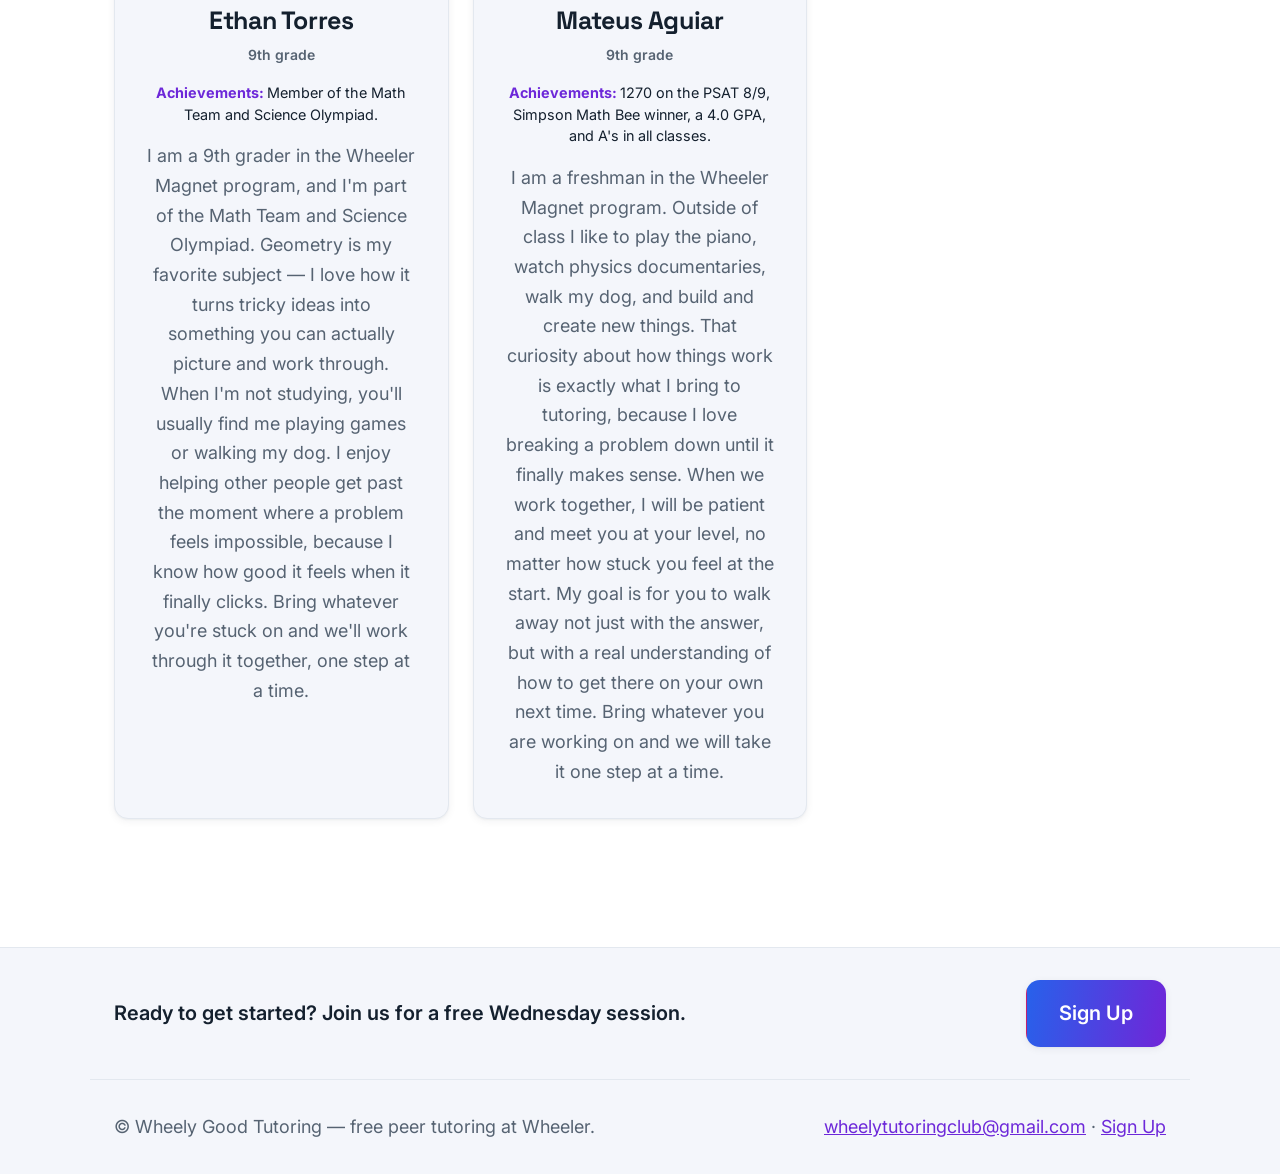
<file: tutors.html>
<!DOCTYPE html>
<html lang="en">
<head>
  <meta charset="utf-8">
  <meta name="viewport" content="width=device-width, initial-scale=1">
  <title>Meet the Tutors — Wheely Good Tutoring</title>
  <meta name="description" content="Meet the student tutors behind Wheely Good Tutoring — the peers ready to help you every Wednesday at Wheeler.">

  <!-- Open Graph (per page) -->
  <meta property="og:type" content="website">
  <meta property="og:title" content="Meet the Tutors — Wheely Good Tutoring">
  <meta property="og:description" content="Meet the student tutors behind Wheely Good Tutoring — the peers ready to help you every Wednesday at Wheeler.">
  <meta property="og:image" content="assets/logo.svg">

  <!-- Favicon (relative, every page) -->
  <link rel="icon" href="assets/favicon.svg" type="image/svg+xml">

  <!-- EXACT inline theme script: must run before the stylesheet link / before first paint -->
  <script>
    let saved = null;
    try { saved = localStorage.getItem('theme'); } catch (e) {}
    const prefersDark = matchMedia('(prefers-color-scheme: dark)').matches;
    document.documentElement.dataset.theme = saved ?? (prefersDark ? 'dark' : 'light');
  </script>

  <!-- Optional progressive-enhancement font (ONLY allowed external dependency). System stack is the fallback. -->
  <link rel="preconnect" href="https://fonts.googleapis.com">
  <link rel="preconnect" href="https://fonts.gstatic.com" crossorigin>
  <link rel="stylesheet" href="https://fonts.googleapis.com/css2?family=Inter:wght@400;500;600;700&family=Space+Grotesk:wght@500;600;700&display=swap">

  <link rel="stylesheet" href="css/styles.css">

  <!-- page scripts: non-render-blocking. layout + theme on every page; render.js only where needed -->
  <script src="js/layout.js" defer></script>
  <script src="js/theme.js" defer></script>
  <script src="js/reveal.js" defer></script>
  <script type="module" src="js/render.js"></script>
</head>
<body data-page="tutors">
  <a class="skip-link" href="#main">Skip to content</a>

  <header id="site-header"></header>

  <noscript>
    <nav aria-label="Primary (no JavaScript)">
      <a href="index.html">Home</a> · <a href="about.html">About</a> ·
      <a href="schedule.html">Schedule &amp; Subjects</a> ·
      <a href="estimator.html">Grade Estimator</a> · <a href="tutors.html">Meet the Tutors</a> ·
      <a href="signup.html">Sign Up</a> · <a href="news.html">News</a> ·
      <a href="faq.html">FAQ &amp; Contact</a>
    </nav>
  </noscript>

  <main id="main">
    <section class="section">
      <div class="container">
        <h1>Meet the Tutors</h1>
        <p class="section-intro">The friendly faces behind Wheely Good Tutoring — peers who love their subjects and are happy to help you get there too. All of our tutors are students in the Wheeler Magnet program.</p>
        <div id="tutors-grid"></div>
      </div>
    </section>
  </main>

  <footer id="site-footer"></footer>
</body>
</html>
</file>
<file: css/styles.css>
:root {
  --bg: #ffffff;
  --surface: #f4f6fb;
  --text: #14202e;
  --muted: #566372;
  --accent: #6d28d9;      /* vivid violet — AA 7.1:1 on white */
  --border: #e3e8ef;
}
[data-theme='dark'] {
  --bg: #0b0e14;          /* near-black so accents glow */
  --surface: #141a24;
  --text: #e8eef5;
  --muted: #a6b3c4;
  --accent: #a78bfa;      /* glowing violet — AA 7.1:1 on near-black */
  --border: #26323f;
}

/* ---------------------------------------------------------------------------
   Vibrant brand identity — a multi-stop gradient (electric blue -> violet ->
   pink) used on the hero, headings accent, buttons, and section dividers.
   The gradient is DECORATIVE: any text that sits over a vivid gradient gets a
   solid/overlay backing so contrast stays AA. ONE accent (--accent) drives all
   interactive consistency; the gradient stops below are for backdrops only.
--------------------------------------------------------------------------- */
:root {
  --grad-1: #2563eb;  /* electric blue  */
  --grad-2: #7c3aed;  /* violet         */
  --grad-3: #db2777;  /* hot pink       */
  --brand-gradient: linear-gradient(100deg, var(--grad-1), var(--grad-2) 52%, var(--grad-3));
  /* Button gradient leans slightly darker so white text clears 4.5:1 across
     the whole sweep (each stop tested: blue 4.7, violet 5.7, pink 4.6). */
  --btn-gradient: linear-gradient(100deg, #2563eb, #6d28d9 55%, #c81e67);
  --glow: 0 0 0 transparent;
}
[data-theme='dark'] {
  --grad-1: #3b82f6;
  --grad-2: #a78bfa;
  --grad-3: #f472b6;
  --brand-gradient: linear-gradient(100deg, var(--grad-1), var(--grad-2) 52%, var(--grad-3));
  --btn-gradient: linear-gradient(100deg, #3b82f6, #a78bfa 55%, #f472b6);
  --glow: 0 0 24px rgba(167, 139, 250, 0.35);
}

/* ---------------------------------------------------------------------------
   Design system
   Fonts: Inter prepended to the system stack. Inter is used only if the
   optional Google Fonts link loads; the system stack is the fallback.
--------------------------------------------------------------------------- */
:root {
  --font-sans: Inter, -apple-system, BlinkMacSystemFont, 'Segoe UI', Roboto, Helvetica, Arial, sans-serif;
  /* Punchy modern display face for big headings; system fallback if the
     Google Font fails to load so headings are always legible. */
  --font-display: 'Space Grotesk', 'Segoe UI', Roboto, Helvetica, Arial, sans-serif;

  /* 8px spacing scale */
  --space-1: 8px;
  --space-2: 16px;
  --space-3: 24px;
  --space-4: 32px;
  --space-5: 48px;
  --space-6: 64px;

  /* Modular type scale (1.25) built off a 1rem base. Big headings use clamp()
     so they scale down and wrap cleanly on narrow (360px) screens. */
  --step-0: 1rem;
  --step-1: 1.25rem;
  --step-2: clamp(1.4rem, 1.1rem + 1.3vw, 1.5625rem);
  --step-3: clamp(1.7rem, 1.25rem + 2vw, 1.953rem);
  --step-4: clamp(2.1rem, 1.3rem + 3.6vw, 2.9rem);

  --radius: 14px;
  --radius-sm: 8px;
  --radius-lg: 20px;
  --container: 1100px;
  --prose: 70ch;

  /* Softer, warmer elevation (new tokens — base colors unchanged) */
  --shadow-sm: 0 1px 2px rgba(20, 32, 46, 0.04), 0 2px 8px rgba(20, 32, 46, 0.06);
  --shadow-md: 0 2px 6px rgba(20, 32, 46, 0.06), 0 8px 24px rgba(20, 32, 46, 0.10);
  --shadow-lg: 0 6px 16px rgba(20, 32, 46, 0.08), 0 16px 40px rgba(20, 32, 46, 0.12);

  /* Hero wash built from the vibrant brand hues (theme-aware) */
  --hero-tint: rgba(124, 58, 237, 0.14);
  --hero-tint-2: rgba(37, 99, 235, 0.10);
  --hero-tint-3: rgba(219, 39, 119, 0.10);
}
[data-theme='dark'] {
  /* Deeper, lower-opacity shadows read better on dark surfaces */
  --shadow-sm: 0 1px 2px rgba(0, 0, 0, 0.30), 0 2px 8px rgba(0, 0, 0, 0.35);
  --shadow-md: 0 2px 6px rgba(0, 0, 0, 0.35), 0 8px 24px rgba(0, 0, 0, 0.45);
  --shadow-lg: 0 6px 16px rgba(0, 0, 0, 0.40), 0 16px 40px rgba(0, 0, 0, 0.50);
  --hero-tint: rgba(167, 139, 250, 0.20);
  --hero-tint-2: rgba(59, 130, 246, 0.16);
  --hero-tint-3: rgba(244, 114, 182, 0.14);
}

/* ---------------------------------------------------------------------------
   Subject-category theme colors — NEW custom properties only (the six base
   tokens above are untouched). Each category drives a decorative icon hue on
   subject cards and tutor badges. Values chosen to clear the 3:1 non-text UI
   contrast target against the light/dark card backgrounds; category/badge TEXT
   stays on --muted / --accent so existing AA text contrast is unaffected.
--------------------------------------------------------------------------- */
:root {
  --cat-math: #2f6bd6;      /* blue/indigo  */
  --cat-science: #1c8257;   /* green/teal   */
  --cat-english: #b9671a;   /* amber/orange */
  --cat-history: #8a5a2b;   /* brown/terracotta */
  --cat-languages: #b23a8a; /* magenta/violet */
  --cat-cs: #11808a;        /* teal (inert until a CS category exists) */
  --cat-other: #5b6b7c;     /* neutral muted */
}
[data-theme='dark'] {
  /* Lightened so icons stay legible on the dark card backgrounds. */
  --cat-math: #7aa7ff;
  --cat-science: #4fc48a;
  --cat-english: #f0a85a;
  --cat-history: #d79a66;
  --cat-languages: #e67ac0;
  --cat-cs: #4fc9cf;
  --cat-other: #9fb0c2;
}

*,
*::before,
*::after {
  box-sizing: border-box;
}

html {
  font-size: 100%;
}

body {
  margin: 0;
  font-family: var(--font-sans);
  font-size: 1.0625rem; /* 17px, within the 16-18px range */
  line-height: 1.65;
  color: var(--text);
  background: var(--bg);
  -webkit-font-smoothing: antialiased;
}

/* Headings on a 1.25 modular scale */
h1,
h2,
h3,
h4 {
  font-family: var(--font-display);
  line-height: 1.15;
  margin: 0 0 var(--space-2);
  font-weight: 700;
  letter-spacing: -0.015em;
}
h1 {
  font-weight: 700;
  letter-spacing: -0.03em;
}
h1 { font-size: var(--step-4); }
h2 { font-size: var(--step-3); }
h3 { font-size: var(--step-2); }
h4 { font-size: var(--step-1); }

p {
  margin: 0 0 var(--space-2);
}

a {
  color: var(--accent);
}

img,
svg {
  max-width: 100%;
}

/* Centered content container */
.container {
  width: 100%;
  max-width: var(--container);
  margin-inline: auto;
  padding-inline: var(--space-3);
}

/* Readable body-text column capped near 70ch */
.prose {
  max-width: var(--prose);
}

.section {
  padding-block: var(--space-6);
}
/* Nested sections keep tighter rhythm so pages don't sprawl */
.section .section {
  padding-block: var(--space-5);
}

/* Intro paragraph under a section heading */
.section-intro {
  color: var(--muted);
  font-size: var(--step-1);
  max-width: var(--prose);
  margin-top: calc(-1 * var(--space-1));
}

/* ---------------------------------------------------------------------------
   Accessibility helpers
--------------------------------------------------------------------------- */
.skip-link {
  position: absolute;
  left: var(--space-2);
  top: -3rem;
  z-index: 100;
  padding: var(--space-1) var(--space-2);
  background: var(--accent);
  color: #ffffff;
  border-radius: var(--radius-sm);
  text-decoration: none;
  transition: top 0.15s ease;
}
.skip-link:focus {
  top: var(--space-2);
}

:focus-visible {
  outline: 3px solid var(--accent);
  outline-offset: 2px;
  border-radius: var(--radius-sm);
}

.visually-hidden {
  position: absolute;
  width: 1px;
  height: 1px;
  padding: 0;
  margin: -1px;
  overflow: hidden;
  clip: rect(0 0 0 0);
  white-space: nowrap;
  border: 0;
}

/* ---------------------------------------------------------------------------
   Header / navigation
--------------------------------------------------------------------------- */
.site-header {
  background: var(--surface);
  border-bottom: 1px solid var(--border);
}
.header-inner {
  display: flex;
  align-items: center;
  justify-content: space-between;
  gap: var(--space-2);
  min-height: 64px;
}

.brand {
  display: inline-flex;
  align-items: center;
  gap: var(--space-1);
  color: var(--text);
  text-decoration: none;
  font-family: var(--font-display);
  font-weight: 700;
  font-size: var(--step-1);
  letter-spacing: -0.01em;
}
.brand svg {
  height: 32px;
  width: auto;
}
/* Decorative spoked-wheel mark before the brand name. Spins on hover/focus
   (motion-gated below). aria-hidden by nature (pseudo-element). */
.brand::before {
  content: '';
  flex: none;
  width: 26px;
  height: 26px;
  background-color: var(--accent);
  -webkit-mask: var(--wheel-mark) center / contain no-repeat;
  mask: var(--wheel-mark) center / contain no-repeat;
}
:root {
  --wheel-mark: url("data:image/svg+xml,%3Csvg xmlns='http://www.w3.org/2000/svg' viewBox='0 0 24 24' fill='none' stroke='%23000' stroke-width='1.6' stroke-linecap='round' stroke-linejoin='round'%3E%3Ccircle cx='12' cy='12' r='9'/%3E%3Ccircle cx='12' cy='12' r='3'/%3E%3Cpath d='M12 3v6M12 15v6M3 12h6M15 12h6M5.6 5.6l4.3 4.3M14.1 14.1l4.3 4.3M18.4 5.6l-4.3 4.3M9.9 14.1l-4.3 4.3'/%3E%3C/svg%3E");
}

.nav {
  display: flex;
  align-items: center;
  gap: var(--space-1);
}
.nav-list {
  list-style: none;
  margin: 0;
  padding: 0;
  display: flex;
  flex-wrap: wrap;
  gap: var(--space-1);
}
.nav-list a {
  display: block;
  position: relative;
  padding: var(--space-1) var(--space-2);
  color: var(--text);
  text-decoration: none;
  border-radius: var(--radius-sm);
  font-weight: 500;
}
.nav-list a:hover {
  background: var(--bg);
}
/* Animated brand-gradient underline that grows from the center on hover/focus.
   Motion is a transform on a pseudo-element, neutralized under reduced-motion. */
.nav-list a::before {
  content: '';
  position: absolute;
  left: var(--space-2);
  right: var(--space-2);
  bottom: 4px;
  height: 2px;
  border-radius: 2px;
  background: var(--brand-gradient);
  transform: scaleX(0);
  transform-origin: center;
  transition: transform 0.2s ease;
}
.nav-list a:hover::before,
.nav-list a:focus-visible::before {
  transform: scaleX(1);
}
/* Clearer active page: accent color, weight, and an underline bar */
.nav-list a[aria-current='page'] {
  color: var(--accent);
  background: var(--bg);
  font-weight: 700;
}
.nav-list a[aria-current='page']::after {
  content: '';
  position: absolute;
  left: var(--space-2);
  right: var(--space-2);
  bottom: 2px;
  height: 3px;
  border-radius: 3px;
  background: var(--brand-gradient);
}

.nav-toggle {
  display: none;
  align-items: center;
  justify-content: center;
  width: 44px;
  height: 44px;
  background: transparent;
  border: 1px solid var(--border);
  border-radius: var(--radius-sm);
  color: var(--text);
  font-size: 1.25rem;
  cursor: pointer;
  transition: border-color 0.15s ease, background-color 0.15s ease;
}
.nav-toggle:hover {
  border-color: var(--accent);
}
.nav.is-open .nav-toggle {
  border-color: var(--accent);
  background: var(--bg);
}

/* Dark-mode toggle button */
.theme-toggle {
  display: inline-flex;
  align-items: center;
  justify-content: center;
  min-width: 44px;
  height: 44px;
  padding: 0 var(--space-2);
  background: var(--bg);
  border: 1px solid var(--border);
  border-radius: var(--radius-sm);
  color: var(--text);
  cursor: pointer;
  font: inherit;
  font-weight: 500;
}
.theme-toggle:hover {
  border-color: var(--accent);
}

/* ---------------------------------------------------------------------------
   Buttons
--------------------------------------------------------------------------- */
.btn {
  display: inline-flex;
  align-items: center;
  justify-content: center;
  gap: var(--space-1);
  padding: var(--space-2) var(--space-4);
  min-height: 48px;
  border-radius: var(--radius);
  border: 1px solid transparent;
  font: inherit;
  font-size: var(--step-1);
  font-weight: 600;
  text-decoration: none;
  cursor: pointer;
  transition: background-color 0.15s ease, border-color 0.15s ease,
    box-shadow 0.15s ease, transform 0.15s ease;
}
.btn-primary {
  /* Vibrant brand-gradient fill. White text clears 4.5:1 across every stop of
     --btn-gradient (blue 4.7, violet 5.7, pink 4.6 — all verified). */
  background: var(--btn-gradient);
  background-size: 180% 180%;
  background-position: 0% 50%;
  color: #ffffff;
  box-shadow: var(--shadow-sm);
  transition: background-position 0.4s ease, box-shadow 0.15s ease,
    transform 0.12s ease;
}
.btn-primary:hover {
  background-position: 100% 50%;
  box-shadow: var(--shadow-md), var(--glow);
  transform: translateY(-2px);
}
.btn-primary:active {
  transform: translateY(0) scale(0.98);
}
/* Dark mode uses brighter gradient stops, so button text flips to near-black
   to stay AA (each stop >= 5.25:1 against #0b0e14 text). */
[data-theme='dark'] .btn-primary {
  color: #0b0e14;
}
.btn-secondary {
  background: var(--bg);
  color: var(--accent);
  border-color: var(--accent);
  transition: background-color 0.15s ease, box-shadow 0.15s ease,
    transform 0.12s ease, color 0.15s ease;
}
.btn-secondary:hover {
  background: var(--surface);
  box-shadow: var(--shadow-sm), var(--glow);
  transform: translateY(-2px);
}
.btn-secondary:active {
  transform: translateY(0) scale(0.98);
}

.btn-row {
  display: flex;
  flex-wrap: wrap;
  gap: var(--space-3);
  margin-top: var(--space-3);
}

/* ---------------------------------------------------------------------------
   Cards & grids
--------------------------------------------------------------------------- */
.grid {
  display: grid;
  gap: var(--space-3);
  grid-template-columns: 1fr;
}

.card {
  background: var(--surface);
  border: 1px solid var(--border);
  border-radius: var(--radius);
  padding: var(--space-4);
  box-shadow: var(--shadow-sm);
  transition: box-shadow 0.15s ease, transform 0.15s ease, border-color 0.15s ease;
}
.card:hover {
  box-shadow: var(--shadow-md), var(--glow);
  transform: translateY(-4px);
  border-color: var(--accent);
}
.card h3 {
  margin-top: 0;
}

/* "How it works" step cards: centered icon + number */
.step-card {
  text-align: center;
}
.step-icon {
  display: inline-flex;
  align-items: center;
  justify-content: center;
  width: 60px;
  height: 60px;
  margin-bottom: var(--space-2);
  color: #ffffff;
  background: var(--btn-gradient);
  border-radius: 50%;
  box-shadow: var(--shadow-sm);
  transition: transform 0.2s ease;
}
.step-card:hover .step-icon {
  transform: scale(1.08) rotate(-6deg);
}
.step-icon svg {
  width: 28px;
  height: 28px;
}

/* Subject badges */
.badge {
  display: inline-flex;
  align-items: center;
  padding: 2px var(--space-1);
  margin: 2px 4px 2px 0;
  font-size: 0.8125rem;
  font-weight: 500;
  color: var(--accent);
  background: var(--bg);
  border: 1px solid var(--border);
  border-radius: 999px;
}
.subject-category {
  display: inline-flex;
  align-items: center;
  gap: 6px;
  color: var(--muted);
  font-size: 0.8125rem;
  font-weight: 600;
  margin: 0 0 var(--space-2);
  padding: 3px var(--space-1);
  border-radius: 999px;
  background: var(--bg);
  border: 1px solid var(--border);
}
/* A small colored icon keys the category to a hue. The glyph is drawn with an
   SVG mask tinted by --cat-color, so the shape follows the category class and
   the color follows the per-theme token. Colors are decorative accents only —
   category/badge text stays on --muted / --accent for AA. The base rule carries
   the neutral sparkle (cat-other) glyph so an unclassed element is never a bare
   dot; per-category rules below swap only the mask shape. */
.subject-category::before,
.badge.cat-math::before,
.badge.cat-science::before,
.badge.cat-english::before,
.badge.cat-history::before,
.badge.cat-languages::before,
.badge.cat-cs::before,
.badge.cat-other::before {
  content: '';
  flex: none;
  width: 13px;
  height: 13px;
  background-color: var(--cat-color, var(--cat-other));
  -webkit-mask: var(--cat-icon, var(--icon-other)) center / contain no-repeat;
  mask: var(--cat-icon, var(--icon-other)) center / contain no-repeat;
}
.badge.cat-math::before,
.badge.cat-science::before,
.badge.cat-english::before,
.badge.cat-history::before,
.badge.cat-languages::before,
.badge.cat-cs::before,
.badge.cat-other::before {
  width: 11px;
  height: 11px;
  margin-right: 4px;
}

/* Per-category color + icon-shape bindings (public .cat-* hooks). */
.cat-math { --cat-color: var(--cat-math); --cat-icon: var(--icon-math); }
.cat-science { --cat-color: var(--cat-science); --cat-icon: var(--icon-science); }
.cat-english { --cat-color: var(--cat-english); --cat-icon: var(--icon-english); }
.cat-history { --cat-color: var(--cat-history); --cat-icon: var(--icon-history); }
.cat-languages { --cat-color: var(--cat-languages); --cat-icon: var(--icon-languages); }
.cat-cs { --cat-color: var(--cat-cs); --cat-icon: var(--icon-cs); }
.cat-other { --cat-color: var(--cat-other); --cat-icon: var(--icon-other); }

/* SVG mask glyphs (data URIs — no new network requests, works at any subpath).
   Shape only; the mask ignores fill color, the tint comes from --cat-color.
   Math: square-root/function radical. Science: Erlenmeyer flask. English: open
   book. History: globe. Languages: speech bubble (no flag). Other/CS: sparkle /
   code motif. */
:root {
  --icon-math: url("data:image/svg+xml,%3Csvg xmlns='http://www.w3.org/2000/svg' viewBox='0 0 24 24' fill='none' stroke='%23000' stroke-width='2' stroke-linecap='round' stroke-linejoin='round'%3E%3Cpath d='M3 13l3 6 4-14h11'/%3E%3Cpath d='M15 7l4 4m0-4l-4 4'/%3E%3C/svg%3E");
  --icon-science: url("data:image/svg+xml,%3Csvg xmlns='http://www.w3.org/2000/svg' viewBox='0 0 24 24' fill='none' stroke='%23000' stroke-width='2' stroke-linecap='round' stroke-linejoin='round'%3E%3Cpath d='M9 3h6M10 3v6l-5 9a2 2 0 0 0 1.8 3h10.4a2 2 0 0 0 1.8-3l-5-9V3'/%3E%3Cpath d='M7.5 15h9'/%3E%3C/svg%3E");
  --icon-english: url("data:image/svg+xml,%3Csvg xmlns='http://www.w3.org/2000/svg' viewBox='0 0 24 24' fill='none' stroke='%23000' stroke-width='2' stroke-linecap='round' stroke-linejoin='round'%3E%3Cpath d='M12 6c-1.8-1.2-4-2-7-2v14c3 0 5.2.8 7 2 1.8-1.2 4-2 7-2V4c-3 0-5.2.8-7 2z'/%3E%3Cpath d='M12 6v14'/%3E%3C/svg%3E");
  --icon-history: url("data:image/svg+xml,%3Csvg xmlns='http://www.w3.org/2000/svg' viewBox='0 0 24 24' fill='none' stroke='%23000' stroke-width='2' stroke-linecap='round' stroke-linejoin='round'%3E%3Ccircle cx='12' cy='12' r='9'/%3E%3Cpath d='M3 12h18'/%3E%3Cpath d='M12 3c3 3.2 3 14.8 0 18-3-3.2-3-14.8 0-18z'/%3E%3C/svg%3E");
  --icon-languages: url("data:image/svg+xml,%3Csvg xmlns='http://www.w3.org/2000/svg' viewBox='0 0 24 24' fill='none' stroke='%23000' stroke-width='2' stroke-linecap='round' stroke-linejoin='round'%3E%3Cpath d='M4 4h16a1 1 0 0 1 1 1v10a1 1 0 0 1-1 1H9l-4 4v-4H4a1 1 0 0 1-1-1V5a1 1 0 0 1 1-1z'/%3E%3Cpath d='M8 10h0M12 10h0M16 10h0'/%3E%3C/svg%3E");
  --icon-cs: url("data:image/svg+xml,%3Csvg xmlns='http://www.w3.org/2000/svg' viewBox='0 0 24 24' fill='none' stroke='%23000' stroke-width='2' stroke-linecap='round' stroke-linejoin='round'%3E%3Cpath d='M8 8l-4 4 4 4M16 8l4 4-4 4M13 6l-2 12'/%3E%3C/svg%3E");
  --icon-other: url("data:image/svg+xml,%3Csvg xmlns='http://www.w3.org/2000/svg' viewBox='0 0 24 24' fill='none' stroke='%23000' stroke-width='2' stroke-linecap='round' stroke-linejoin='round'%3E%3Cpath d='M12 3c.6 3.5 2.5 5.4 6 6-3.5.6-5.4 2.5-6 6-.6-3.5-2.5-5.4-6-6 3.5-.6 5.4-2.5 6-6z'/%3E%3C/svg%3E");
}

/* Tutor subject badges that carry a category class take a subtle hue tint on
   the border; the badge text stays on --accent for AA. */
.badge.cat-math,
.badge.cat-science,
.badge.cat-english,
.badge.cat-history,
.badge.cat-languages,
.badge.cat-cs,
.badge.cat-other {
  border-color: color-mix(in srgb, var(--cat-color) 45%, var(--border));
}

/* Announcements */
.announcement {
  background: var(--surface);
  border: 1px solid var(--border);
  border-radius: var(--radius);
  padding: var(--space-4);
  box-shadow: var(--shadow-sm);
  margin-bottom: var(--space-3);
}
.announcement:last-child {
  margin-bottom: 0;
}
.announcement-date {
  color: var(--muted);
  font-size: 0.875rem;
}
.pinned-flag {
  display: inline-block;
  margin-left: var(--space-1);
  padding: 2px var(--space-1);
  font-size: 0.75rem;
  font-weight: 600;
  color: var(--accent);
  background: var(--bg);
  border: 1px solid var(--accent);
  border-radius: 999px;
}

.empty-state,
.error-state {
  color: var(--muted);
  padding: var(--space-4);
  background: var(--surface);
  border: 1px dashed var(--border);
  border-radius: var(--radius);
  text-align: center;
}

/* ---------------------------------------------------------------------------
   Tutor cards (Meet the Tutors)
--------------------------------------------------------------------------- */
.tutor-card {
  text-align: center;
}
.tutor-card .badge-row {
  display: flex;
  flex-wrap: wrap;
  justify-content: center;
  gap: 2px;
}
/* Square thumbnail wrapper: holds the photo and the initials fallback,
   which share the same box so a missing photo reveals the avatar. */
.tutor-thumb {
  position: relative;
  width: 140px;
  aspect-ratio: 1 / 1;
  margin: 0 auto var(--space-3);
  border-radius: 50%;
  overflow: hidden;
  background: var(--bg);
  border: 1px solid var(--border);
}
.tutor-photo {
  position: relative;
  z-index: 1;
  display: block;
  width: 100%;
  height: 100%;
  object-fit: cover;
  border-radius: 50%;
}
/* Initials avatar sits behind the photo; visible only if the photo is absent. */
.tutor-avatar {
  position: absolute;
  inset: 0;
  z-index: 0;
  display: flex;
  align-items: center;
  justify-content: center;
  font-family: var(--font-display);
  font-size: var(--step-3);
  font-weight: 700;
  color: #ffffff;
  background: var(--btn-gradient);
}
.tutor-name {
  margin-bottom: var(--space-1);
}
.tutor-grade {
  color: var(--muted);
  font-size: 0.875rem;
  font-weight: 600;
  margin: 0 0 var(--space-2);
}
.tutor-bio {
  color: var(--muted);
  margin-top: var(--space-2);
  margin-bottom: 0;
}
.tutor-achievements {
  color: var(--text);
  font-size: 0.9rem;
  line-height: 1.5;
  margin: var(--space-1) 0 0;
}
.tutor-achievements-label {
  font-weight: 700;
  color: var(--accent);
}

/* ---------------------------------------------------------------------------
   In-flow Sign Up CTA band (NOT fixed — stays in document flow, safe at 360px)
--------------------------------------------------------------------------- */
/* Bold gradient CTA panel. White text on --btn-gradient clears AA on every
   stop (blue 5.2, violet 7.1, pink 5.5). The nested secondary button flips to
   a solid white chip so it stays legible on the vivid panel. */
.cta-band {
  position: relative;
  overflow: hidden;
  background: var(--btn-gradient);
  background-size: 160% 160%;
  border: 1px solid transparent;
  border-radius: var(--radius-lg);
  box-shadow: var(--shadow-md);
  padding: var(--space-5) var(--space-4);
  text-align: center;
  color: #ffffff;
}
.cta-band h2 {
  margin-top: 0;
  color: #ffffff;
  /* Override the gradient-clip heading treatment so it reads solid white on
     the vivid panel. */
  background: none;
  -webkit-text-fill-color: #ffffff;
}
.cta-band h2::before {
  display: none; /* no gradient underline needed on the gradient panel */
}
.cta-band p {
  color: rgba(255, 255, 255, 0.95);
  max-width: 60ch;
  margin-inline: auto;
}
.cta-band .btn-row {
  justify-content: center;
}
/* Buttons inside the gradient panel become solid white chips for contrast. */
.cta-band .btn-primary,
.cta-band .btn-secondary {
  background: #ffffff;
  color: #6d28d9; /* violet on white = 7.1:1 AA */
  border-color: #ffffff;
}
.cta-band .btn-primary:hover,
.cta-band .btn-secondary:hover {
  background: #f1ecfe;
  color: #5b21b6;
  box-shadow: var(--shadow-md);
}

/* Live search box */
.search-box {
  width: 100%;
  max-width: 420px;
  padding: var(--space-1) var(--space-2);
  min-height: 44px;
  font: inherit;
  color: var(--text);
  background: var(--bg);
  border: 1px solid var(--border);
  border-radius: var(--radius-sm);
  margin-bottom: var(--space-3);
  transition: border-color 0.15s ease, box-shadow 0.15s ease;
}
.search-box:focus {
  border-color: var(--accent);
}

/* ---------------------------------------------------------------------------
   Native <details> accordion
--------------------------------------------------------------------------- */
details.accordion {
  background: var(--surface);
  border: 1px solid var(--border);
  border-radius: var(--radius);
  margin-bottom: var(--space-2);
  padding: 0 var(--space-3);
}
details.accordion > summary {
  cursor: pointer;
  padding: var(--space-2) 0;
  font-weight: 600;
  list-style-position: inside;
}
details.accordion[open] > summary {
  border-bottom: 1px solid var(--border);
}
details.accordion > summary + * {
  padding-block: var(--space-2);
}
/* Summary gets a brand-accent affordance + smooth hover. */
details.accordion > summary {
  transition: color 0.15s ease;
}
details.accordion > summary:hover {
  color: var(--accent);
}
/* Smooth expand reveal, gated behind no-preference (the reduce block above
   neutralizes it for reduced-motion users). */
@media (prefers-reduced-motion: no-preference) {
  details.accordion[open] > summary + * {
    animation: accordion-in 0.2s ease;
  }
  @keyframes accordion-in {
    from { opacity: 0; transform: translateY(-4px); }
    to { opacity: 1; transform: translateY(0); }
  }
}

/* ---------------------------------------------------------------------------
   Expandable subject cards (schedule grid) — reuses the native <details>
   accordion approach for keyboard access, with a rotating chevron affordance.
--------------------------------------------------------------------------- */
.subject-details {
  /* The card already supplies surface/border/padding, so the details fills it. */
  margin: calc(-1 * var(--space-4));
  padding: var(--space-4);
}
.subject-summary {
  display: flex;
  flex-wrap: wrap;
  align-items: center;
  gap: var(--space-1) var(--space-2);
  cursor: pointer;
  list-style: none; /* remove default disclosure triangle */
}
/* Hide the default marker across browsers. */
.subject-summary::-webkit-details-marker {
  display: none;
}
.subject-summary::marker {
  content: '';
}
.subject-summary > h3 {
  margin: 0;
  /* Allow long subject names to wrap cleanly at narrow widths. */
  overflow-wrap: anywhere;
}
.subject-summary > .subject-category {
  margin: 0;
}
/* Chevron affordance, pushed to the end of the row. */
.subject-chevron {
  flex: none;
  margin-left: auto;
  width: 11px;
  height: 11px;
  border-right: 2px solid var(--muted);
  border-bottom: 2px solid var(--muted);
  transform: rotate(45deg);
  transition: transform 0.2s ease;
}
.subject-details[open] .subject-chevron {
  transform: rotate(-135deg);
}
/* Visible keyboard focus on the summary itself. */
.subject-summary:focus-visible {
  outline: 3px solid var(--accent);
  outline-offset: 2px;
  border-radius: var(--radius-sm);
}
.subject-topics {
  margin: var(--space-2) 0 0;
  padding-left: var(--space-3);
  color: var(--text);
}
.subject-topics li {
  margin-bottom: 4px;
  overflow-wrap: anywhere;
}
.subject-topics li:last-child {
  margin-bottom: 0;
}
/* Smooth open reveal, gated behind no-preference so reduced-motion users opt
   out (the global reduced-motion rule also neutralizes transitions above). */
@media (prefers-reduced-motion: no-preference) {
  .subject-details[open] .subject-topics {
    animation: subject-topics-in 0.2s ease;
  }
  @keyframes subject-topics-in {
    from { opacity: 0; transform: translateY(-4px); }
    to { opacity: 1; transform: translateY(0); }
  }
}

/* ---------------------------------------------------------------------------
   Hero / how-it-works
--------------------------------------------------------------------------- */
.hero {
  padding-block: var(--space-6);
  /* Vivid multi-stop wash layered over the surface. The three radial tints are
     derived from the brand hues (blue / violet / pink) at low opacity so body
     text on --text stays well above AA; the heading uses a solid gradient clip
     with a system-color fallback. Animated slowly below (reduced-motion off). */
  background:
    radial-gradient(1100px 420px at 12% -12%, var(--hero-tint), transparent 60%),
    radial-gradient(820px 520px at 95% 0%, var(--hero-tint-2), transparent 58%),
    radial-gradient(700px 480px at 55% 120%, var(--hero-tint-3), transparent 60%),
    var(--surface);
  border-bottom: 1px solid var(--border);
}
.hero h1 {
  font-size: clamp(2.4rem, 8vw, 4rem);
  line-height: 1.04;
  /* Gradient-filled headline. Fallback: --text color shows if background-clip
     text is unsupported, so the headline is never invisible. */
  color: var(--text);
  background: var(--brand-gradient);
  -webkit-background-clip: text;
  background-clip: text;
  -webkit-text-fill-color: transparent;
}
/* If background-clip:text isn't supported the fill stays on --text (set above)
   because -webkit-text-fill-color only applies where the clip works. */
@supports not ((-webkit-background-clip: text) or (background-clip: text)) {
  .hero h1 {
    -webkit-text-fill-color: var(--text);
    color: var(--text);
  }
}
.hero p.lead {
  font-size: var(--step-2);
  color: var(--muted);
  max-width: var(--prose);
}

/* Section headings get a short brand-gradient underline accent. */
.section > .container > h2 {
  position: relative;
  padding-bottom: 6px;
}
.section > .container > h2::before {
  content: '';
  position: absolute;
  left: 0;
  bottom: 0;
  width: 56px;
  height: 4px;
  border-radius: 999px;
  background: var(--brand-gradient);
}

/* ---------------------------------------------------------------------------
   Decorative subject motifs (PART B)
   Faint, non-interactive subject glyphs behind the hero and section headers.
   Pseudo-elements are not announced to assistive tech; pointer-events: none
   keeps them out of the way; the host clips overflow so they never create
   horizontal scroll at 360px. Opacity is tuned per theme for legibility, and
   nothing animates (reduced-motion needs no new rule).
--------------------------------------------------------------------------- */
.hero {
  position: relative;
  overflow: hidden;
}
.hero > .container {
  position: relative;
  z-index: 1;
}
.hero::after {
  content: '';
  position: absolute;
  top: -10%;
  right: -4%;
  width: min(42vw, 360px);
  height: min(42vw, 360px);
  pointer-events: none;
  opacity: 0.05;
  background: var(--motif-hero) center / contain no-repeat;
}
[data-theme='dark'] .hero::after {
  opacity: 0.08;
}

/* A single faint glyph trailing each section heading. */
.section > .container > h2 {
  position: relative;
}
.section > .container > h2::after {
  content: '';
  display: inline-block;
  width: 0.9em;
  height: 0.9em;
  margin-left: 0.4em;
  vertical-align: baseline;
  pointer-events: none;
  opacity: 0.18;
  background: var(--motif-heading) center / contain no-repeat;
}
[data-theme='dark'] .section > .container > h2::after {
  opacity: 0.26;
}

:root {
  /* Composite of subject glyphs (math symbols, hexagon/molecule, book, speech
     bubble) for the hero backdrop, and a compact math/science motif for the
     section headings. Monochrome so they inherit the faint low-opacity wash. */
  --motif-hero: url("data:image/svg+xml,%3Csvg xmlns='http://www.w3.org/2000/svg' viewBox='0 0 120 120' fill='none' stroke='%231f5fd6' stroke-width='2' stroke-linecap='round' stroke-linejoin='round'%3E%3Cpath d='M10 24h14M17 17v14'/%3E%3Cpath d='M96 20l8 8m0-8l-8 8'/%3E%3Cpath d='M20 70l4 8 5-18h14'/%3E%3Cpolygon points='92,58 104,65 104,79 92,86 80,79 80,65'/%3E%3Ccircle cx='92' cy='72' r='3'/%3E%3Cpath d='M22 98c-3-2-6-3-10-3v16c4 0 7 1 10 3 3-2 6-3 10-3V95c-4 0-7 1-10 3zM22 98v16'/%3E%3Cpath d='M70 96h30a2 2 0 0 1 2 2v10a2 2 0 0 1-2 2H84l-5 5v-5h-9a2 2 0 0 1-2-2V98a2 2 0 0 1 2-2z'/%3E%3C/svg%3E");
  --motif-heading: url("data:image/svg+xml,%3Csvg xmlns='http://www.w3.org/2000/svg' viewBox='0 0 24 24' fill='none' stroke='%231f5fd6' stroke-width='2' stroke-linecap='round' stroke-linejoin='round'%3E%3Cpath d='M12 3c.6 3.5 2.5 5.4 6 6-3.5.6-5.4 2.5-6 6-.6-3.5-2.5-5.4-6-6 3.5-.6 5.4-2.5 6-6z'/%3E%3C/svg%3E");
}
[data-theme='dark'] {
  --motif-hero: url("data:image/svg+xml,%3Csvg xmlns='http://www.w3.org/2000/svg' viewBox='0 0 120 120' fill='none' stroke='%23cfe0ff' stroke-width='2' stroke-linecap='round' stroke-linejoin='round'%3E%3Cpath d='M10 24h14M17 17v14'/%3E%3Cpath d='M96 20l8 8m0-8l-8 8'/%3E%3Cpath d='M20 70l4 8 5-18h14'/%3E%3Cpolygon points='92,58 104,65 104,79 92,86 80,79 80,65'/%3E%3Ccircle cx='92' cy='72' r='3'/%3E%3Cpath d='M22 98c-3-2-6-3-10-3v16c4 0 7 1 10 3 3-2 6-3 10-3V95c-4 0-7 1-10 3zM22 98v16'/%3E%3Cpath d='M70 96h30a2 2 0 0 1 2 2v10a2 2 0 0 1-2 2H84l-5 5v-5h-9a2 2 0 0 1-2-2V98a2 2 0 0 1 2-2z'/%3E%3C/svg%3E");
  --motif-heading: url("data:image/svg+xml,%3Csvg xmlns='http://www.w3.org/2000/svg' viewBox='0 0 24 24' fill='none' stroke='%23cfe0ff' stroke-width='2' stroke-linecap='round' stroke-linejoin='round'%3E%3Cpath d='M12 3c.6 3.5 2.5 5.4 6 6-3.5.6-5.4 2.5-6 6-.6-3.5-2.5-5.4-6-6 3.5-.6 5.4-2.5 6-6z'/%3E%3C/svg%3E");
}

.schedule-card {
  position: relative;
  background: var(--surface);
  border: 1px solid var(--border);
  border-left: 4px solid transparent;
  border-image: var(--brand-gradient) 1;
  border-radius: var(--radius);
  padding: var(--space-4);
  font-size: var(--step-1);
  box-shadow: var(--shadow-sm);
}
.schedule-card h2 {
  margin-top: 0;
}

/* ---------------------------------------------------------------------------
   Forced-light form cards (signup embeds stay light regardless of theme)
--------------------------------------------------------------------------- */
.form-card {
  position: relative;
  background: #ffffff;
  color: #14202e;
  border: 1px solid #e3e8ef;
  border-radius: var(--radius);
  padding: var(--space-3);
  box-shadow: var(--shadow-md);
  overflow: hidden;
}
/* A bold brand-gradient bar across the top keeps the forced-light embed card
   intentional against the vivid design (the iframe itself can't be themed). */
.form-card::before {
  content: '';
  position: absolute;
  top: 0;
  left: 0;
  right: 0;
  height: 5px;
  background: var(--brand-gradient);
}
.form-card a {
  color: #1f5fd6;
}
.form-card iframe {
  width: 100%;
  min-height: 520px;
  border: 0;
}

/* Friendly intro line above each signup form */
.form-intro {
  color: var(--muted);
  font-size: var(--step-1);
  max-width: var(--prose);
  margin-bottom: var(--space-2);
}

/* ---------------------------------------------------------------------------
   Grade Estimator
   New custom properties only — the six base tokens are untouched. Pill colors
   use a tinted surface + a strong foreground tuned to clear WCAG AA (4.5:1 for
   the pill text) in both light and dark themes.
--------------------------------------------------------------------------- */
:root {
  --pill-ok-bg: #e4f4ea;
  --pill-ok-fg: #14683f;
  --pill-ok-border: #9fd4b4;

  --pill-push-bg: #fbeedd;
  --pill-push-fg: #8a4b06;
  --pill-push-border: #e8bf87;

  --pill-hard-bg: #fbe3e3;
  --pill-hard-fg: #9a1f24;
  --pill-hard-border: #e8a7a9;
}
[data-theme='dark'] {
  --pill-ok-bg: #16311f;
  --pill-ok-fg: #8fe3b1;
  --pill-ok-border: #2f6b48;

  --pill-push-bg: #3a2a11;
  --pill-push-fg: #f3c488;
  --pill-push-border: #7a5826;

  --pill-hard-bg: #3a1a1b;
  --pill-hard-fg: #f3a9ab;
  --pill-hard-border: #7a3639;
}

.estimator-form {
  max-width: 560px;
  margin-bottom: var(--space-4);
}

.field {
  margin-bottom: var(--space-3);
}
.field:last-of-type {
  margin-bottom: var(--space-2);
}
.field > label {
  display: block;
  font-weight: 600;
  margin-bottom: var(--space-1);
}
.field-help {
  color: var(--muted);
  font-size: 0.875rem;
  margin: var(--space-1) 0 0;
}

.estimator-form input[type='number'] {
  width: 100%;
  max-width: 220px;
  padding: var(--space-1) var(--space-2);
  min-height: 44px;
  font: inherit;
  color: var(--text);
  background: var(--bg);
  border: 1px solid var(--border);
  border-radius: var(--radius-sm);
}

/* Slider + number stack: wraps cleanly and never overflows at 360px */
.remaining-controls {
  display: flex;
  flex-wrap: wrap;
  align-items: center;
  gap: var(--space-2);
}
.remaining-controls input[type='number'] {
  max-width: 120px;
}
.estimator-form input[type='range'] {
  flex: 1 1 180px;
  min-width: 0;
  width: 100%;
  min-height: 44px;
  accent-color: var(--accent);
  cursor: pointer;
}

.estimator-result {
  max-width: 640px;
}
.estimator-result:empty {
  display: none;
}
.estimator-lead {
  font-size: var(--step-1);
  font-weight: 600;
  color: var(--text);
}
.estimator-msg {
  color: var(--muted);
}
.estimator-disclaimer {
  color: var(--muted);
  font-size: 0.875rem;
  border-top: 1px solid var(--border);
  padding-top: var(--space-2);
  margin-top: var(--space-2);
}

.pill-row {
  margin: var(--space-2) 0;
}
.pill {
  display: inline-block;
  padding: var(--space-1) var(--space-2);
  border-radius: 999px;
  font-weight: 600;
  line-height: 1.4;
  border: 1px solid transparent;
}
.pill-ok {
  background: var(--pill-ok-bg);
  color: var(--pill-ok-fg);
  border-color: var(--pill-ok-border);
}
.pill-push {
  background: var(--pill-push-bg);
  color: var(--pill-push-fg);
  border-color: var(--pill-push-border);
}
.pill-hard {
  background: var(--pill-hard-bg);
  color: var(--pill-hard-fg);
  border-color: var(--pill-hard-border);
}

/* ---------------------------------------------------------------------------
   404 friendly wheel
--------------------------------------------------------------------------- */
.notfound-wheel {
  color: var(--accent);
  margin-bottom: var(--space-3);
}
.notfound-wheel svg {
  width: 96px;
  height: 96px;
}

/* ---------------------------------------------------------------------------
   Footer
--------------------------------------------------------------------------- */
.site-footer {
  background: var(--surface);
  border-top: 1px solid var(--border);
  margin-top: var(--space-6);
}
/* Prominent Sign Up call-to-action band at the top of the footer */
.footer-cta {
  display: flex;
  flex-wrap: wrap;
  gap: var(--space-2) var(--space-3);
  align-items: center;
  justify-content: space-between;
  padding-block: var(--space-4);
  border-bottom: 1px solid var(--border);
}
.footer-cta p {
  margin: 0;
  font-size: var(--step-1);
  font-weight: 600;
  color: var(--text);
}
.footer-inner {
  display: flex;
  flex-wrap: wrap;
  gap: var(--space-2);
  justify-content: space-between;
  align-items: center;
  padding-block: var(--space-4);
  color: var(--muted);
}
.site-footer a:not(.btn) {
  color: var(--accent);
}

/* ---------------------------------------------------------------------------
   noscript fallback nav
--------------------------------------------------------------------------- */
noscript nav {
  display: block;
  padding: var(--space-2) var(--space-3);
  background: var(--surface);
  border-bottom: 1px solid var(--border);
}

/* ---------------------------------------------------------------------------
   Responsive — mobile-first; min-width breakpoints at 640px and 960px
--------------------------------------------------------------------------- */

/* On small screens the primary nav collapses behind the hamburger. */
@media (max-width: 639.98px) {
  .nav-toggle {
    display: inline-flex;
  }
  .nav-list {
    display: none;
    position: absolute;
    left: 0;
    right: 0;
    flex-direction: column;
    gap: 0;
    padding: var(--space-1) var(--space-3) var(--space-2);
    background: var(--surface);
    border-bottom: 1px solid var(--border);
  }
  .site-header {
    position: relative;
  }
  .nav.is-open .nav-list {
    display: flex;
  }
  .nav {
    gap: var(--space-1);
  }
}

@media (min-width: 640px) {
  .grid-2 {
    grid-template-columns: repeat(2, 1fr);
  }
}

@media (min-width: 960px) {
  .grid-3 {
    grid-template-columns: repeat(3, 1fr);
  }
  body {
    font-size: 1.125rem; /* 18px on wider viewports */
  }
}

/* ---------------------------------------------------------------------------
   Scroll-reveal (progressive enhancement)
   PROGRESSIVE ENHANCEMENT CONTRACT: the DEFAULT state of [data-reveal] is fully
   visible (opacity 1, no transform). js/reveal.js adds the `.reveal-ready` class
   to <html> ONLY when JS runs AND motion is allowed; that class is what hides
   elements and primes the fade-up. An IntersectionObserver then adds
   `.is-revealed` to animate each element in. So: no JS -> everything visible;
   reduced-motion -> reveal.js never arms (and the reduce block below is a belt-
   and-braces override) -> everything visible.
--------------------------------------------------------------------------- */
.reveal-ready [data-reveal] {
  opacity: 0;
  transform: translateY(18px);
  transition: opacity 0.6s ease, transform 0.6s ease;
  will-change: opacity, transform;
}
.reveal-ready [data-reveal].is-revealed {
  opacity: 1;
  transform: none;
}

/* ---------------------------------------------------------------------------
   Motion — gated behind a no-preference query so reduced-motion users opt out
--------------------------------------------------------------------------- */
@media (prefers-reduced-motion: no-preference) {
  @keyframes wheel-spin {
    from { transform: rotate(0deg); }
    to { transform: rotate(360deg); }
  }
  .notfound-wheel svg {
    animation: wheel-spin 14s linear infinite;
    transform-origin: 50% 50%;
  }

  /* Hero entrance: headline, lead, and buttons fade/slide up on load. */
  @keyframes hero-rise {
    from { opacity: 0; transform: translateY(16px); }
    to { opacity: 1; transform: translateY(0); }
  }
  .hero h1 { animation: hero-rise 0.6s ease both; }
  .hero p.lead { animation: hero-rise 0.6s ease 0.1s both; }
  .hero .btn-row { animation: hero-rise 0.6s ease 0.2s both; }

  /* Slow, subtle drift of the hero gradient wash (never flashes; 18s loop). */
  @keyframes hero-drift {
    0% { background-position: 0% 0%, 100% 0%, 50% 100%, 0 0; }
    50% { background-position: 10% 8%, 90% 6%, 55% 94%, 0 0; }
    100% { background-position: 0% 0%, 100% 0%, 50% 100%, 0 0; }
  }
  .hero {
    background-size: 200% 200%, 200% 200%, 200% 200%, auto;
    animation: hero-drift 18s ease-in-out infinite;
  }

  /* Spoked-wheel brand mark spins once on hover/focus. */
  @keyframes brand-spin {
    from { transform: rotate(0deg); }
    to { transform: rotate(360deg); }
  }
  .brand:hover::before,
  .brand:focus-visible::before {
    animation: brand-spin 0.9s ease;
  }
}

/* ---------------------------------------------------------------------------
   Reduced motion
--------------------------------------------------------------------------- */
@media (prefers-reduced-motion: reduce) {
  *,
  *::before,
  *::after {
    animation-duration: 0.001ms !important;
    animation-iteration-count: 1 !important;
    transition-duration: 0.001ms !important;
    scroll-behavior: auto !important;
  }
  /* Belt-and-braces: even if reveal.js armed, content must be fully visible. */
  .reveal-ready [data-reveal] {
    opacity: 1 !important;
    transform: none !important;
  }
  /* Stop the looping hero gradient drift entirely. */
  .hero {
    animation: none !important;
  }
}
</file>
